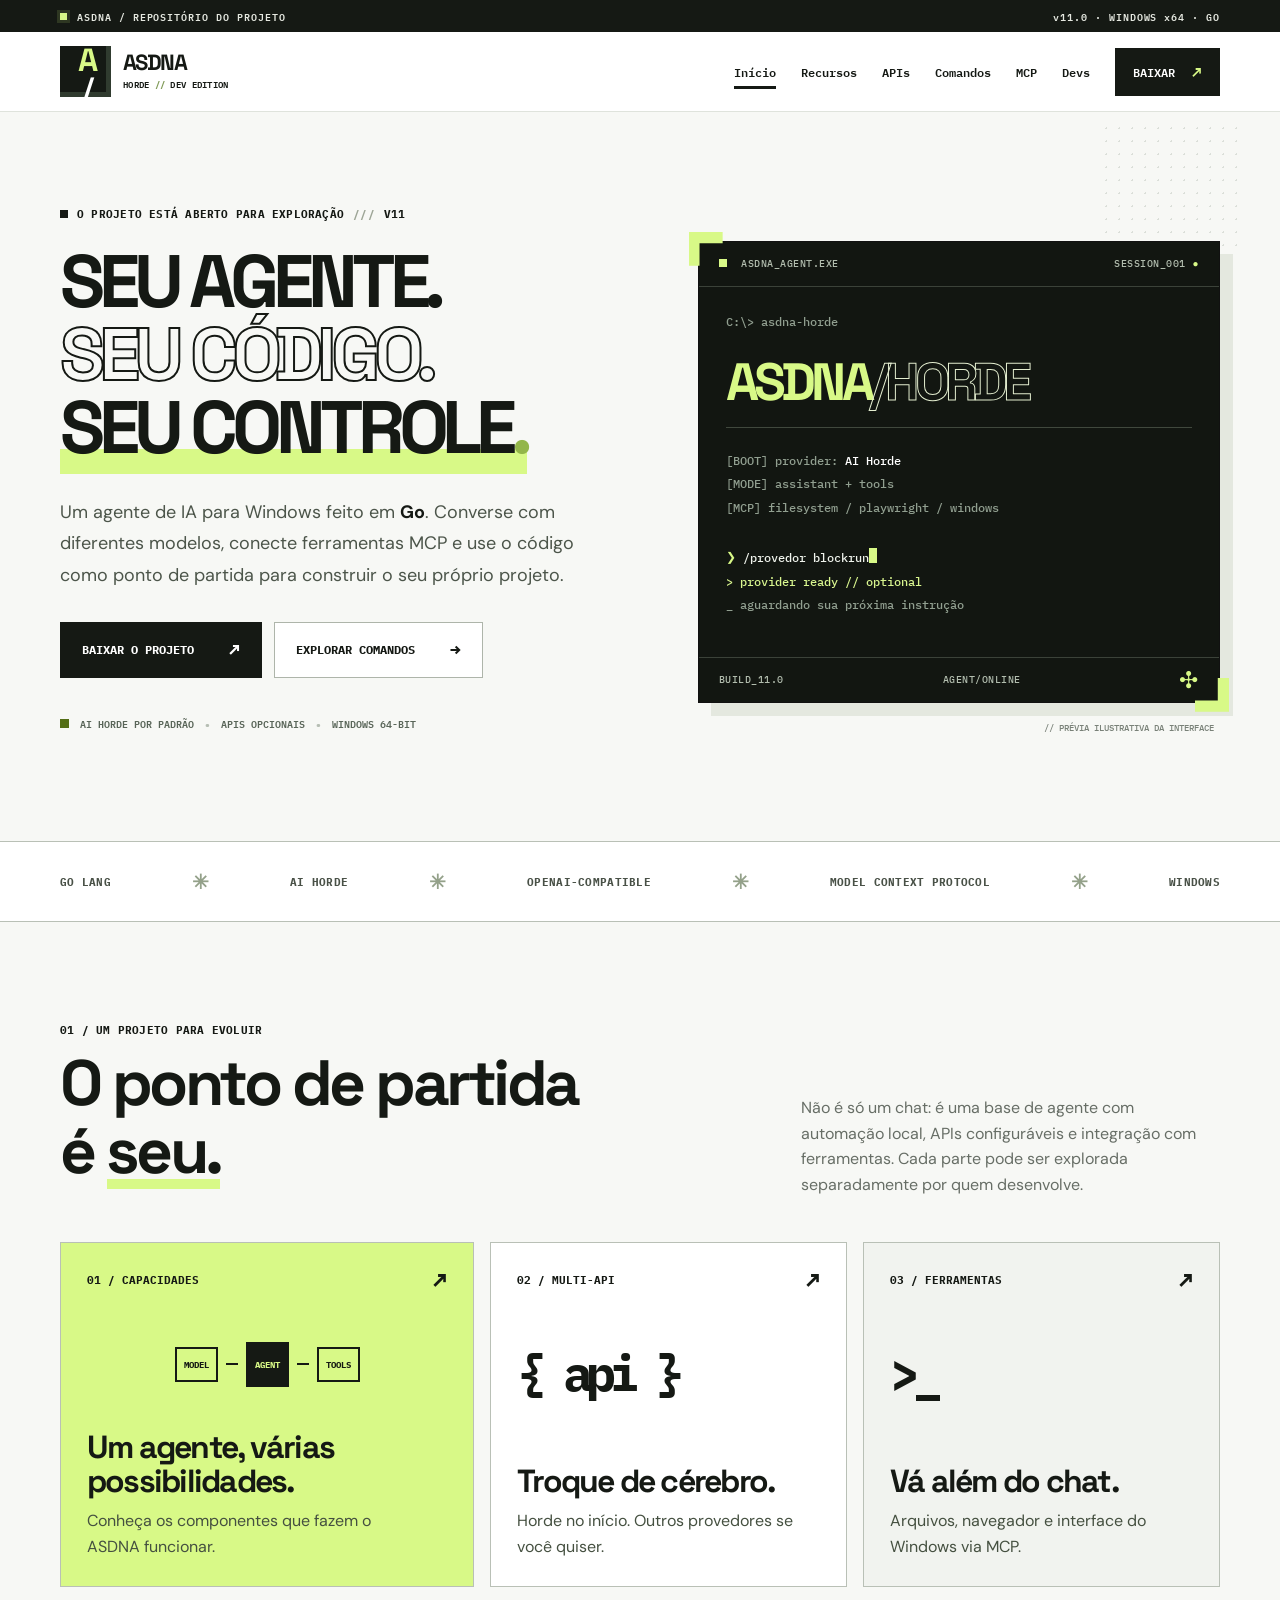
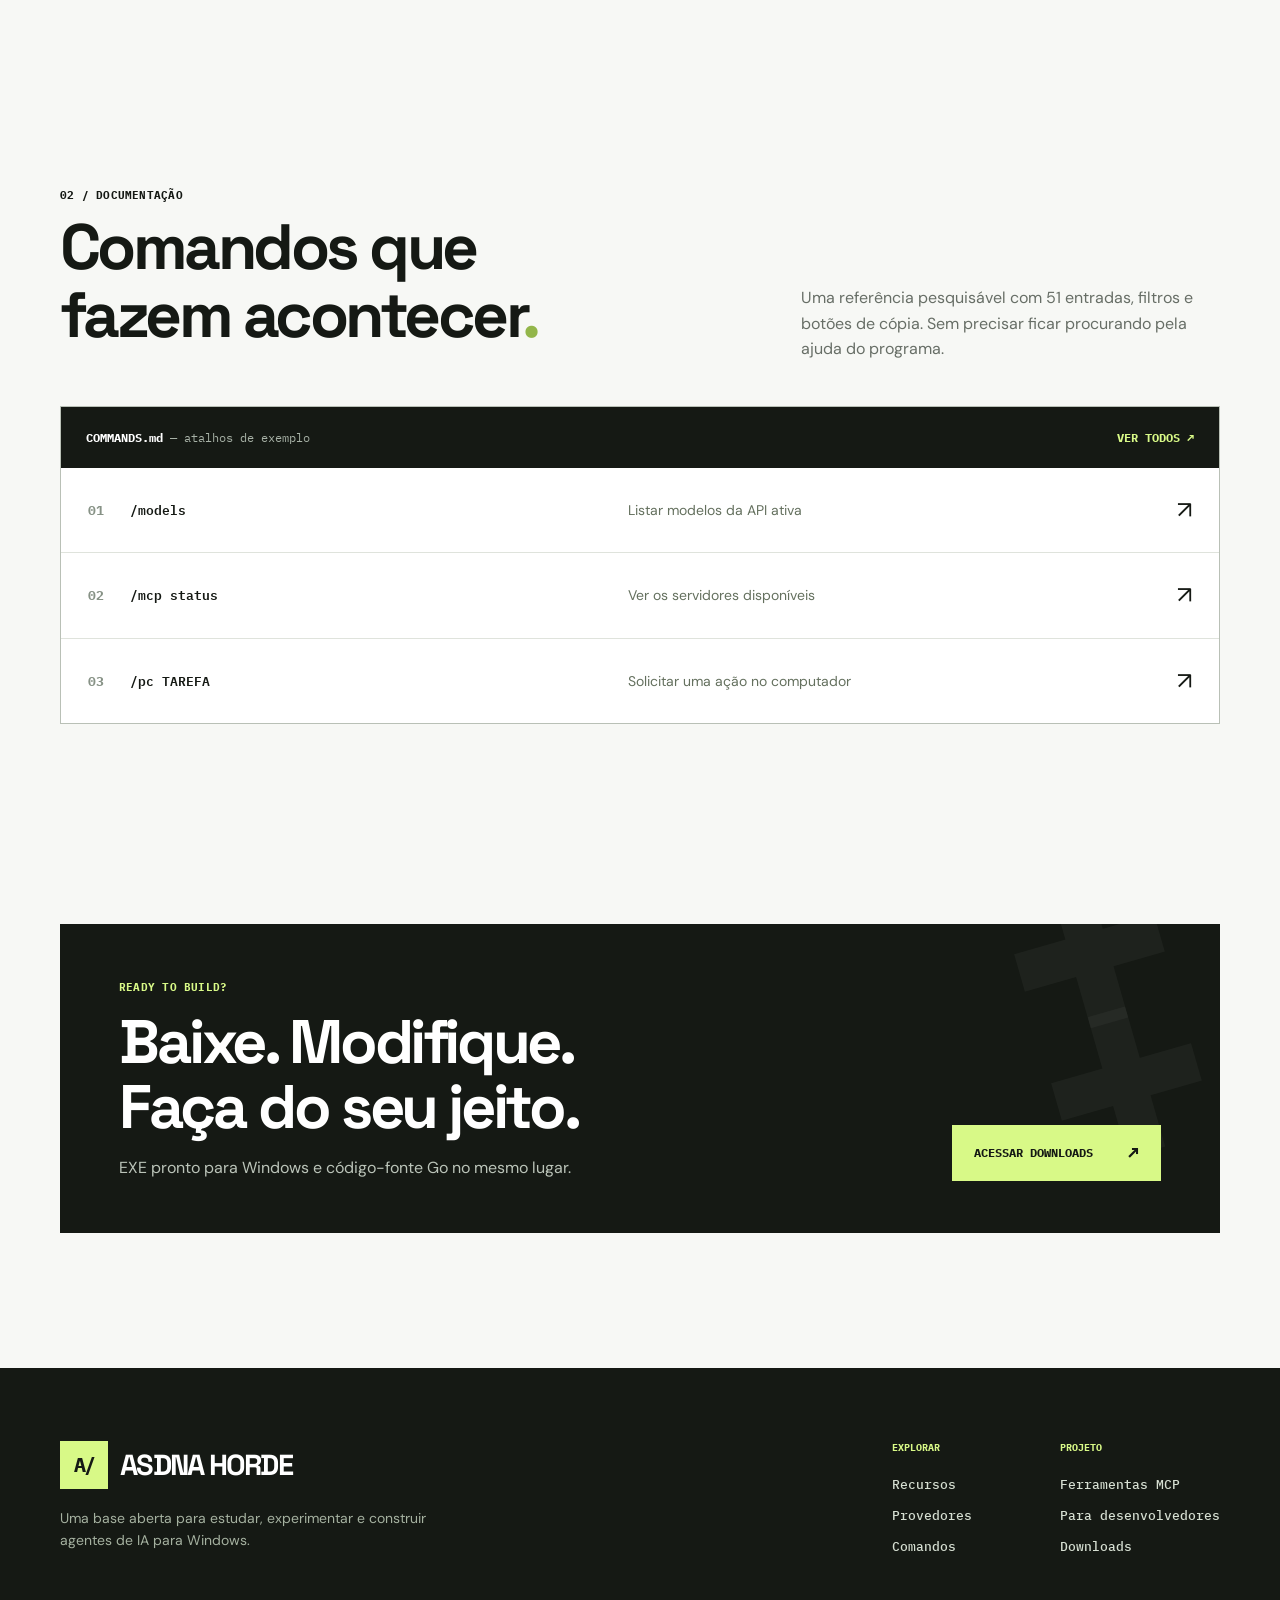
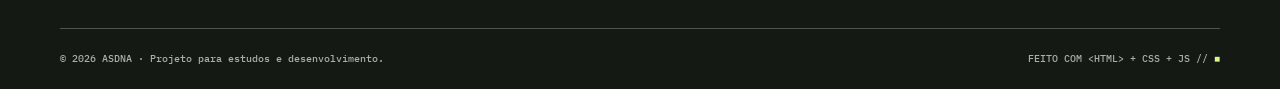
<file: index.html>
<!doctype html><html lang="pt-BR"><head><meta charset="utf-8"><meta name="viewport" content="width=device-width, initial-scale=1"><meta name="theme-color" content="#f7f8f5"><meta name="description" content="Agente de IA ASDNA Horde v11 para Windows: ferramentas MCP, APIs opcionais, comandos e código-fonte Go."><meta property="og:title" content="Início — ASDNA Horde"><meta property="og:description" content="Agente de IA ASDNA Horde v11 para Windows: ferramentas MCP, APIs opcionais, comandos e código-fonte Go."><title>Início · ASDNA Horde</title>
      <link rel="icon" type="image/svg+xml" href="favicon.svg"><link rel="preconnect" href="https://fonts.googleapis.com"><link rel="preconnect" href="https://fonts.gstatic.com" crossorigin><link href="https://fonts.googleapis.com/css2?family=DM+Sans:wght@400;500;600;700&family=IBM+Plex+Mono:wght@400;500;600;700&family=Space+Grotesk:wght@400;500;600;700&display=swap" rel="stylesheet"><link rel="stylesheet" href="style.css"><script defer src="script.js"></script></head><body data-page="index.html"><a class="skip-link" href="#conteudo">Pular para conteúdo</a>
  <div class="top-signal"><div class="shell top-signal-inner"><span><span class="signal-light"></span> ASDNA / REPOSITÓRIO DO PROJETO</span><span>v11.0 · WINDOWS x64 · GO</span></div></div>
  <header class="site-header"><div class="shell nav-shell">
    <a class="brand" href="index.html" aria-label="ASDNA Horde, voltar ao início"><span class="brand-pixel" aria-hidden="true">A<span>/</span></span><span class="brand-words">ASDNA<span class="brand-sub">HORDE <b>//</b> DEV EDITION</span></span></a>
    <button id="mobile-toggle" class="mobile-toggle" type="button" aria-controls="nav-links" aria-expanded="false" aria-label="Abrir menu">☰</button>
    <nav class="nav-links" id="nav-links" aria-label="Navegação principal"><a href="index.html" aria-current="page">Início</a><a href="recursos.html" >Recursos</a><a href="provedores.html" >APIs</a><a href="comandos.html" >Comandos</a><a href="mcp.html" >MCP</a><a href="desenvolvedores.html" >Devs</a><a class="nav-download" href="downloads.html">BAIXAR <span aria-hidden="true">↗</span></a></nav>
  </div></header><main id="conteudo">
<section class="home-hero shell">
 <div class="hero-copy"><p class="eyebrow"><span class="eyebrow-square"></span> O PROJETO ESTÁ ABERTO PARA EXPLORAÇÃO <span class="sep">///</span> v11</p>
 <h1>SEU AGENTE.<br><span class="outline-title">SEU CÓDIGO.</span><br><span class="highlight-title">SEU CONTROLE<span class="pixel-period">.</span></span></h1>
 <p class="hero-summary">Um agente de IA para Windows feito em <strong>Go</strong>. Converse com diferentes modelos, conecte ferramentas MCP e use o código como ponto de partida para construir o seu próprio projeto.</p>
 <div class="hero-buttons"><a class="button button-dark" href="downloads.html">BAIXAR O PROJETO <span>↗</span></a><a class="button button-line" href="comandos.html">EXPLORAR COMANDOS <span>→</span></a></div>
 <div class="hero-footnote"><span class="little-square"></span> AI HORDE POR PADRÃO <span class="separator-dot">·</span> APIS OPCIONAIS <span class="separator-dot">·</span> WINDOWS 64-BIT</div>
 </div>
 <div class="hero-visual"><div class="pixel-corner corner-tl"></div><div class="pixel-corner corner-br"></div>
  <div class="visual-top"><span><span class="terminal-indicator"></span> ASDNA_AGENT.EXE</span><span>SESSION_001 <span class="mono-green">●</span></span></div>
  <div class="terminal-screen"><div class="t-muted">C:\&gt; asdna-horde</div><div class="t-head">ASDNA<span class="t-outline">/HORDE</span></div>
    <div class="terminal-rule"></div><div class="t-muted">[BOOT] provider: <span class="t-white">AI Horde</span></div><div class="t-muted">[MODE] assistant + tools</div><div class="t-muted">[MCP] filesystem / playwright / windows</div>
    <div class="terminal-gap"></div><div><span class="prompt-symbol">❯</span> <span class="typing-text">/provedor blockrun</span><span class="terminal-caret" aria-hidden="true"></span></div>
    <div class="t-success">&gt; provider ready // optional</div><div class="t-muted">_ aguardando sua próxima instrução</div></div>
  <div class="visual-bottom"><span>BUILD_11.0</span><span>AGENT/ONLINE</span><span class="pixel-spark" aria-hidden="true">✣</span></div>
  <span class="visual-note">// PRÉVIA ILUSTRATIVA DA INTERFACE</span>
 </div>
</section>
<div class="marquee-line" aria-label="Tecnologias utilizadas"><div class="shell marquee-items"><span>GO LANG</span><span>✳</span><span>AI HORDE</span><span>✳</span><span>OPENAI-COMPATIBLE</span><span>✳</span><span>MODEL CONTEXT PROTOCOL</span><span>✳</span><span>WINDOWS</span></div></div>
<section class="section shell" id="apresentacao"><div class="section-heading split-heading"><div><p class="eyebrow">01 / UM PROJETO PARA EVOLUIR</p><h2>O ponto de partida<br>é <em>seu.</em></h2></div><p>Não é só um chat: é uma base de agente com automação local, APIs configuráveis e integração com ferramentas. Cada parte pode ser explorada separadamente por quem desenvolve.</p></div>
 <div class="home-feature-grid">
   <a href="recursos.html" class="big-feature"><div class="feature-top"><span>01 / CAPACIDADES</span><span class="feature-arrow">↗</span></div><div class="feature-graphic" aria-hidden="true"><span class="node node-a">MODEL</span><i></i><span class="node node-b">AGENT</span><i></i><span class="node node-c">TOOLS</span></div><h3>Um agente, várias possibilidades.</h3><p>Conheça os componentes que fazem o ASDNA funcionar.</p></a>
   <a href="provedores.html" class="small-feature"><div class="feature-top"><span>02 / MULTI-API</span><span class="feature-arrow">↗</span></div><div class="feature-symbol">{ api }</div><h3>Troque de cérebro.</h3><p>Horde no início. Outros provedores se você quiser.</p></a>
   <a href="mcp.html" class="small-feature"><div class="feature-top"><span>03 / FERRAMENTAS</span><span class="feature-arrow">↗</span></div><div class="feature-symbol">&gt;_</div><h3>Vá além do chat.</h3><p>Arquivos, navegador e interface do Windows via MCP.</p></a>
 </div>
</section>
<section class="section shell home-command-teaser"><div class="section-heading split-heading"><div><p class="eyebrow">02 / DOCUMENTAÇÃO</p><h2>Comandos que<br>fazem acontecer<span class="pixel-period">.</span></h2></div><p>Uma referência pesquisável com 51 entradas, filtros e botões de cópia. Sem precisar ficar procurando pela ajuda do programa.</p></div>
  <div class="teaser-console"><div class="teaser-console-head"><span>COMMANDS.md <span class="small-muted">— atalhos de exemplo</span></span><a href="comandos.html">VER TODOS ↗</a></div><div class="teaser-rows"><a href="comandos.html?q=%2Fmodels"><code><b>01</b> /models</code><span>Listar modelos da API ativa</span><span>↗</span></a><a href="comandos.html?q=%2Fmcp"><code><b>02</b> /mcp status</code><span>Ver os servidores disponíveis</span><span>↗</span></a><a href="comandos.html?q=%2Fpc"><code><b>03</b> /pc TAREFA</code><span>Solicitar uma ação no computador</span><span>↗</span></a></div></div>
</section>
<section class="section shell"><div class="cta-banner"><span class="cta-decoration" aria-hidden="true">✚<br>✚</span><div><p class="eyebrow">READY TO BUILD?</p><h2>Baixe. Modifique.<br>Faça do seu jeito.</h2><p>EXE pronto para Windows e código-fonte Go no mesmo lugar.</p></div><a class="button button-white" href="downloads.html">ACESSAR DOWNLOADS <span>↗</span></a></div></section>
</main><footer class="site-footer"><div class="shell footer-main"><div><a class="footer-logo" href="index.html"><span class="footer-emblem">A/</span> ASDNA HORDE</a><p>Uma base aberta para estudar, experimentar e construir agentes de IA para Windows.</p></div>
    <div class="footer-link-groups"><div><b>EXPLORAR</b><a href="recursos.html">Recursos</a><a href="provedores.html">Provedores</a><a href="comandos.html">Comandos</a></div><div><b>PROJETO</b><a href="mcp.html">Ferramentas MCP</a><a href="desenvolvedores.html">Para desenvolvedores</a><a href="downloads.html">Downloads</a></div></div></div>
    <div class="shell footer-bottom"><span>© <span id="year">2026</span> ASDNA · Projeto para estudos e desenvolvimento.</span><span>FEITO COM &lt;HTML&gt; + CSS + JS // <span class="footer-dot">■</span></span></div></footer><div class="toast" id="toast" role="status" aria-live="polite"></div></body></html>
</file>
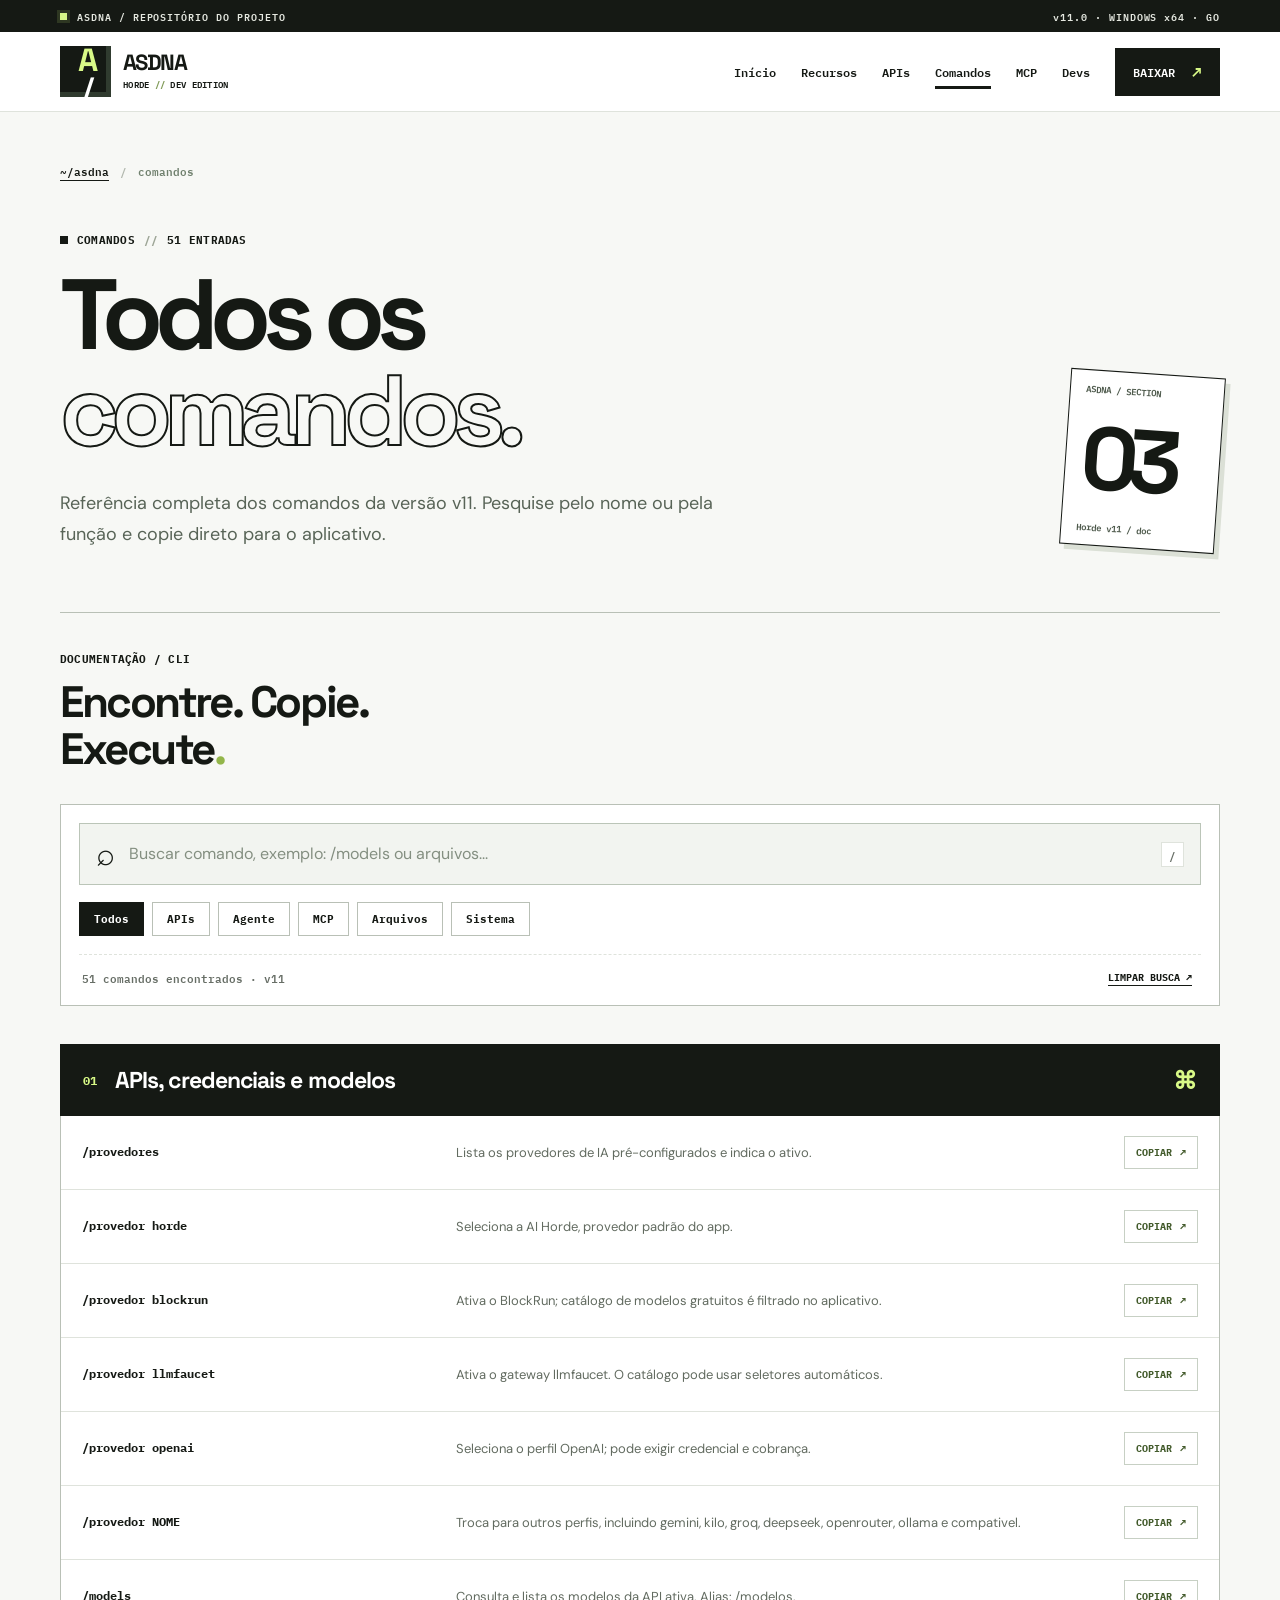
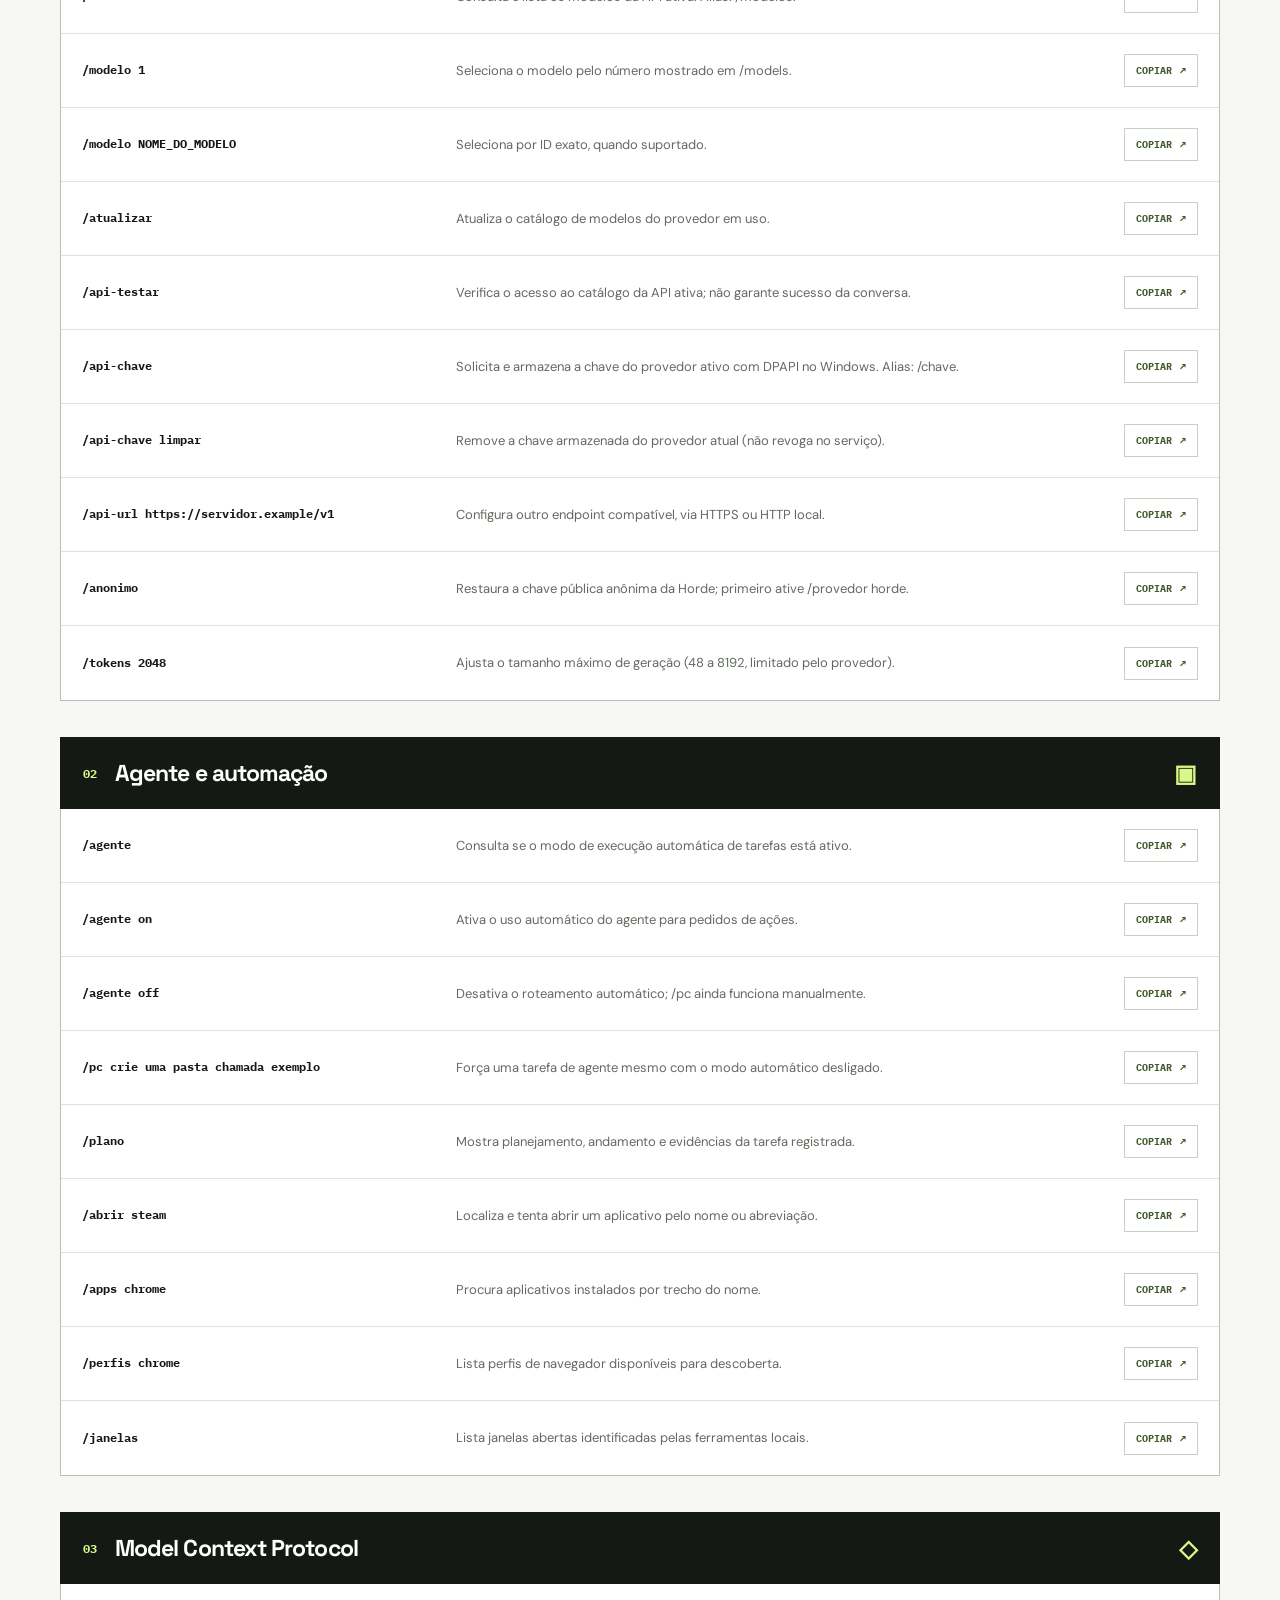
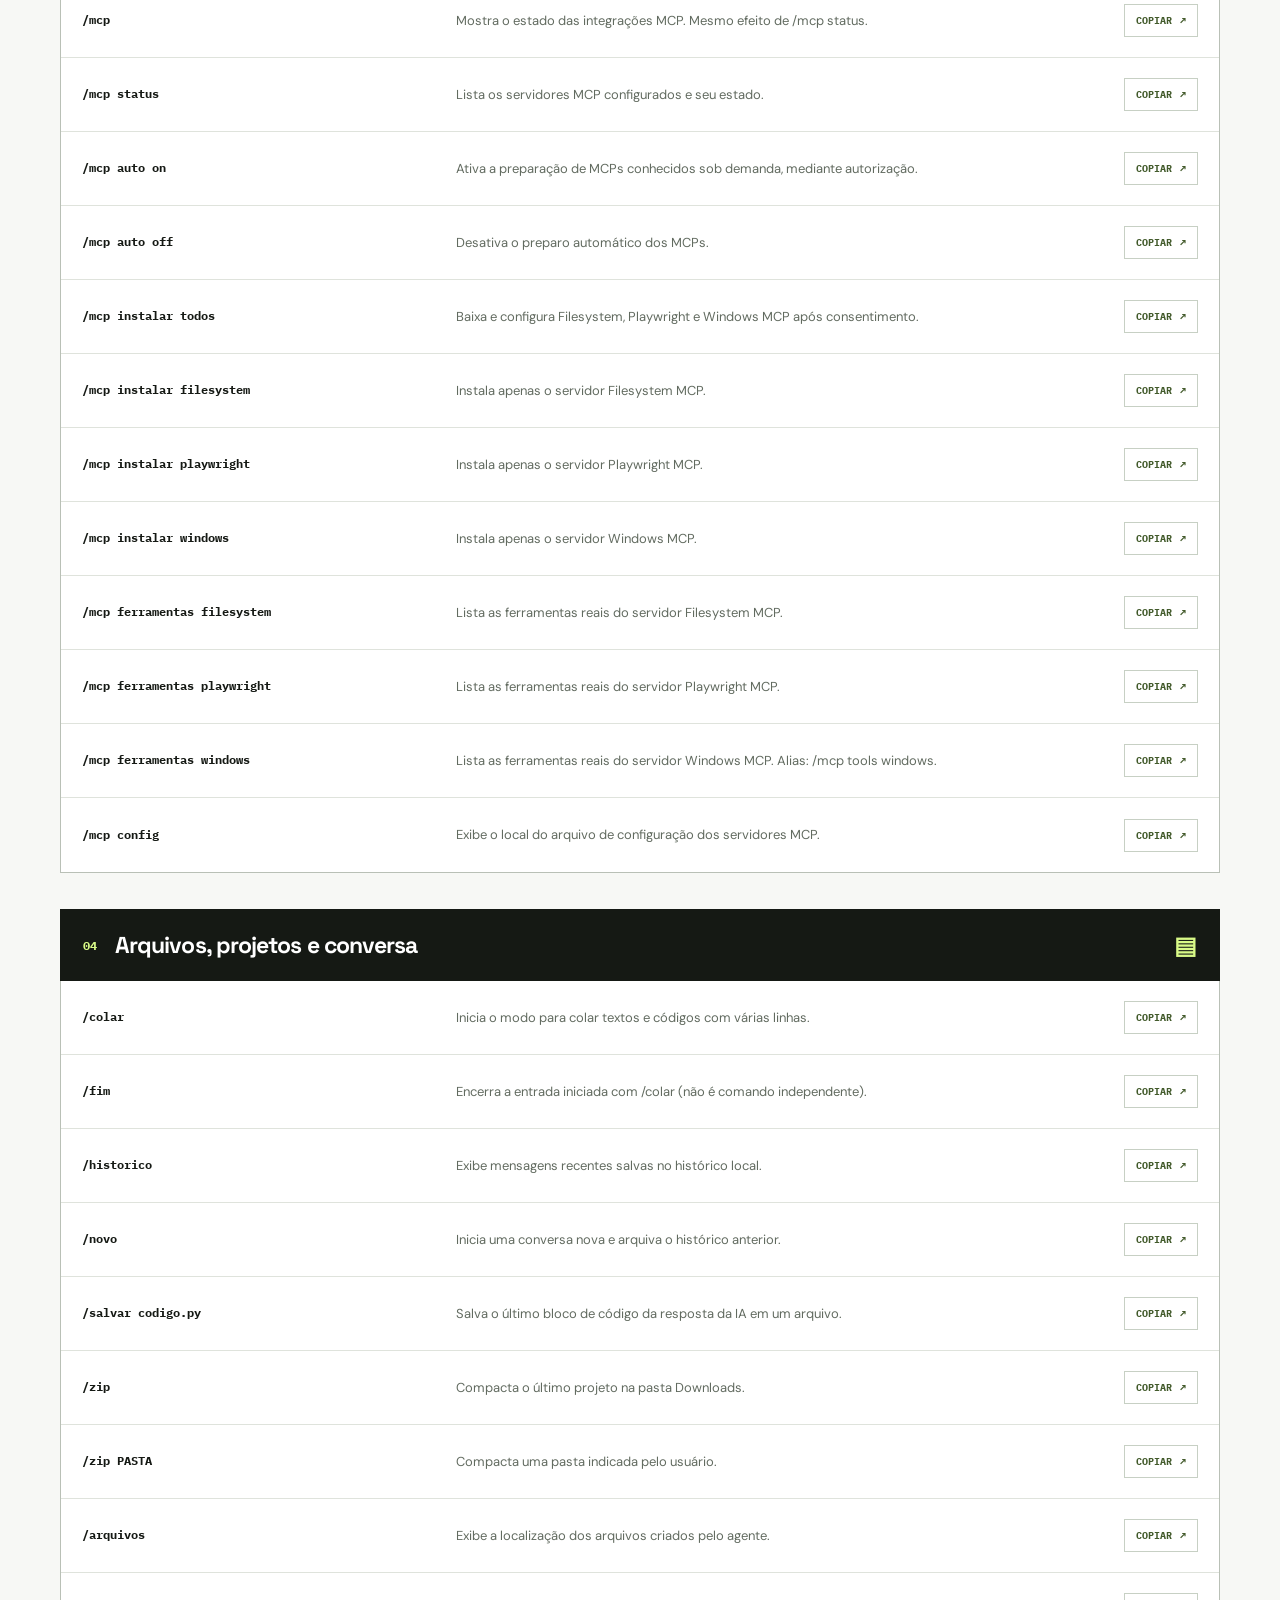
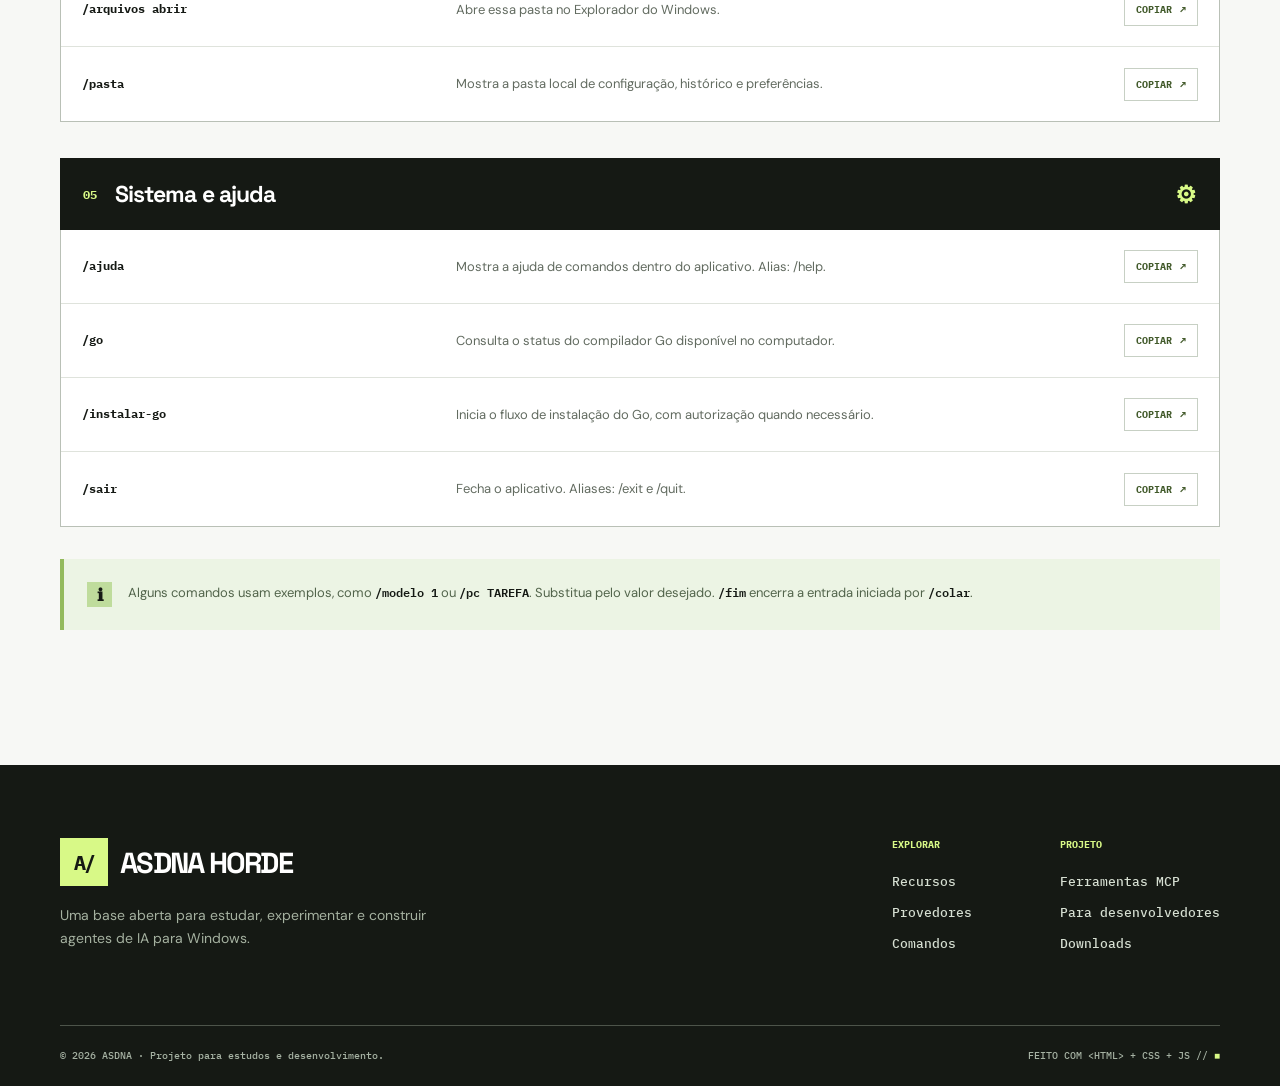
<file: comandos.html>
<!doctype html><html lang="pt-BR"><head><meta charset="utf-8"><meta name="viewport" content="width=device-width, initial-scale=1"><meta name="theme-color" content="#f7f8f5"><meta name="description" content="Lista dos 51 comandos do ASDNA Horde v11, com pesquisa, filtros por categoria e cópia rápida."><meta property="og:title" content="Comandos — ASDNA Horde"><meta property="og:description" content="Lista dos 51 comandos do ASDNA Horde v11, com pesquisa, filtros por categoria e cópia rápida."><title>Comandos · ASDNA Horde</title>
      <link rel="icon" type="image/svg+xml" href="favicon.svg"><link rel="preconnect" href="https://fonts.googleapis.com"><link rel="preconnect" href="https://fonts.gstatic.com" crossorigin><link href="https://fonts.googleapis.com/css2?family=DM+Sans:wght@400;500;600;700&family=IBM+Plex+Mono:wght@400;500;600;700&family=Space+Grotesk:wght@400;500;600;700&display=swap" rel="stylesheet"><link rel="stylesheet" href="style.css"><script defer src="script.js"></script></head><body data-page="comandos.html"><a class="skip-link" href="#conteudo">Pular para conteúdo</a>
  <div class="top-signal"><div class="shell top-signal-inner"><span><span class="signal-light"></span> ASDNA / REPOSITÓRIO DO PROJETO</span><span>v11.0 · WINDOWS x64 · GO</span></div></div>
  <header class="site-header"><div class="shell nav-shell">
    <a class="brand" href="index.html" aria-label="ASDNA Horde, voltar ao início"><span class="brand-pixel" aria-hidden="true">A<span>/</span></span><span class="brand-words">ASDNA<span class="brand-sub">HORDE <b>//</b> DEV EDITION</span></span></a>
    <button id="mobile-toggle" class="mobile-toggle" type="button" aria-controls="nav-links" aria-expanded="false" aria-label="Abrir menu">☰</button>
    <nav class="nav-links" id="nav-links" aria-label="Navegação principal"><a href="index.html" >Início</a><a href="recursos.html" >Recursos</a><a href="provedores.html" >APIs</a><a href="comandos.html" aria-current="page">Comandos</a><a href="mcp.html" >MCP</a><a href="desenvolvedores.html" >Devs</a><a class="nav-download" href="downloads.html">BAIXAR <span aria-hidden="true">↗</span></a></nav>
  </div></header><main id="conteudo"><section class="page-hero shell"><div class="breadcrumb"><a href="index.html">~/asdna</a><span>/</span><span>comandos</span></div><div class="page-hero-row"><div><p class="eyebrow"><span class="eyebrow-square"></span> COMANDOS <span class="sep">//</span> 51 ENTRADAS</p><h1>Todos os<br><span class="outline-title">comandos.</span></h1><p class="page-lede">Referência completa dos comandos da versão v11. Pesquise pelo nome ou pela função e copie direto para o aplicativo.</p></div><div class="issue-stamp"><span>ASDNA / SECTION</span><strong>03</strong><small>Horde v11 / doc</small></div></div></section>
<section class="section shell compact-section command-section"><div class="command-intro"><p class="eyebrow">DOCUMENTAÇÃO / CLI</p><h2>Encontre. Copie.<br>Execute<span class="pixel-period">.</span></h2></div>
<div class="command-toolbar"><label class="command-search"><span aria-hidden="true">⌕</span><span class="sr-only">Pesquisar comandos</span><input id="command-search" type="search" autocomplete="off" placeholder="Buscar comando, exemplo: /models ou arquivos..."><kbd>/</kbd></label>
 <div class="command-filters" role="group" aria-label="Filtrar categorias"><button type="button" class="filter-chip active" data-filter="all" aria-pressed="true">Todos</button><button type="button" class="filter-chip" data-filter="api" aria-pressed="false">APIs</button><button type="button" class="filter-chip" data-filter="agent" aria-pressed="false">Agente</button><button type="button" class="filter-chip" data-filter="mcp" aria-pressed="false">MCP</button><button type="button" class="filter-chip" data-filter="files" aria-pressed="false">Arquivos</button><button type="button" class="filter-chip" data-filter="system" aria-pressed="false">Sistema</button></div>
 <div class="command-results"><span class="command-count" id="command-count">51 comandos documentados</span><button class="clear-filter" type="button" id="clear-filter">LIMPAR BUSCA ↗</button></div></div>
 <div class="command-groups"><section class="command-group" data-category="api"><div class="group-heading"><div><span class="group-n">01</span><h2>APIs, credenciais e modelos</h2></div><span class="group-symbol" aria-hidden="true">⌘</span></div><div class="command-table"><div class="command-row" data-category="api"><code>/provedores</code><p>Lista os provedores de IA pré-configurados e indica o ativo.</p><button type="button" class="cmd-copy" data-copy="/provedores" aria-label="Copiar /provedores">COPIAR <span aria-hidden="true">↗</span></button></div><div class="command-row" data-category="api"><code>/provedor horde</code><p>Seleciona a AI Horde, provedor padrão do app.</p><button type="button" class="cmd-copy" data-copy="/provedor horde" aria-label="Copiar /provedor horde">COPIAR <span aria-hidden="true">↗</span></button></div><div class="command-row" data-category="api"><code>/provedor blockrun</code><p>Ativa o BlockRun; catálogo de modelos gratuitos é filtrado no aplicativo.</p><button type="button" class="cmd-copy" data-copy="/provedor blockrun" aria-label="Copiar /provedor blockrun">COPIAR <span aria-hidden="true">↗</span></button></div><div class="command-row" data-category="api"><code>/provedor llmfaucet</code><p>Ativa o gateway llmfaucet. O catálogo pode usar seletores automáticos.</p><button type="button" class="cmd-copy" data-copy="/provedor llmfaucet" aria-label="Copiar /provedor llmfaucet">COPIAR <span aria-hidden="true">↗</span></button></div><div class="command-row" data-category="api"><code>/provedor openai</code><p>Seleciona o perfil OpenAI; pode exigir credencial e cobrança.</p><button type="button" class="cmd-copy" data-copy="/provedor openai" aria-label="Copiar /provedor openai">COPIAR <span aria-hidden="true">↗</span></button></div><div class="command-row" data-category="api"><code>/provedor NOME</code><p>Troca para outros perfis, incluindo gemini, kilo, groq, deepseek, openrouter, ollama e compativel.</p><button type="button" class="cmd-copy" data-copy="/provedor NOME" aria-label="Copiar /provedor NOME">COPIAR <span aria-hidden="true">↗</span></button></div><div class="command-row" data-category="api"><code>/models</code><p>Consulta e lista os modelos da API ativa. Alias: /modelos.</p><button type="button" class="cmd-copy" data-copy="/models" aria-label="Copiar /models">COPIAR <span aria-hidden="true">↗</span></button></div><div class="command-row" data-category="api"><code>/modelo 1</code><p>Seleciona o modelo pelo número mostrado em /models.</p><button type="button" class="cmd-copy" data-copy="/modelo 1" aria-label="Copiar /modelo 1">COPIAR <span aria-hidden="true">↗</span></button></div><div class="command-row" data-category="api"><code>/modelo NOME_DO_MODELO</code><p>Seleciona por ID exato, quando suportado.</p><button type="button" class="cmd-copy" data-copy="/modelo NOME_DO_MODELO" aria-label="Copiar /modelo NOME_DO_MODELO">COPIAR <span aria-hidden="true">↗</span></button></div><div class="command-row" data-category="api"><code>/atualizar</code><p>Atualiza o catálogo de modelos do provedor em uso.</p><button type="button" class="cmd-copy" data-copy="/atualizar" aria-label="Copiar /atualizar">COPIAR <span aria-hidden="true">↗</span></button></div><div class="command-row" data-category="api"><code>/api-testar</code><p>Verifica o acesso ao catálogo da API ativa; não garante sucesso da conversa.</p><button type="button" class="cmd-copy" data-copy="/api-testar" aria-label="Copiar /api-testar">COPIAR <span aria-hidden="true">↗</span></button></div><div class="command-row" data-category="api"><code>/api-chave</code><p>Solicita e armazena a chave do provedor ativo com DPAPI no Windows. Alias: /chave.</p><button type="button" class="cmd-copy" data-copy="/api-chave" aria-label="Copiar /api-chave">COPIAR <span aria-hidden="true">↗</span></button></div><div class="command-row" data-category="api"><code>/api-chave limpar</code><p>Remove a chave armazenada do provedor atual (não revoga no serviço).</p><button type="button" class="cmd-copy" data-copy="/api-chave limpar" aria-label="Copiar /api-chave limpar">COPIAR <span aria-hidden="true">↗</span></button></div><div class="command-row" data-category="api"><code>/api-url https://servidor.example/v1</code><p>Configura outro endpoint compatível, via HTTPS ou HTTP local.</p><button type="button" class="cmd-copy" data-copy="/api-url https://servidor.example/v1" aria-label="Copiar /api-url https://servidor.example/v1">COPIAR <span aria-hidden="true">↗</span></button></div><div class="command-row" data-category="api"><code>/anonimo</code><p>Restaura a chave pública anônima da Horde; primeiro ative /provedor horde.</p><button type="button" class="cmd-copy" data-copy="/anonimo" aria-label="Copiar /anonimo">COPIAR <span aria-hidden="true">↗</span></button></div><div class="command-row" data-category="api"><code>/tokens 2048</code><p>Ajusta o tamanho máximo de geração (48 a 8192, limitado pelo provedor).</p><button type="button" class="cmd-copy" data-copy="/tokens 2048" aria-label="Copiar /tokens 2048">COPIAR <span aria-hidden="true">↗</span></button></div></div></section><section class="command-group" data-category="agent"><div class="group-heading"><div><span class="group-n">02</span><h2>Agente e automação</h2></div><span class="group-symbol" aria-hidden="true">▣</span></div><div class="command-table"><div class="command-row" data-category="agent"><code>/agente</code><p>Consulta se o modo de execução automática de tarefas está ativo.</p><button type="button" class="cmd-copy" data-copy="/agente" aria-label="Copiar /agente">COPIAR <span aria-hidden="true">↗</span></button></div><div class="command-row" data-category="agent"><code>/agente on</code><p>Ativa o uso automático do agente para pedidos de ações.</p><button type="button" class="cmd-copy" data-copy="/agente on" aria-label="Copiar /agente on">COPIAR <span aria-hidden="true">↗</span></button></div><div class="command-row" data-category="agent"><code>/agente off</code><p>Desativa o roteamento automático; /pc ainda funciona manualmente.</p><button type="button" class="cmd-copy" data-copy="/agente off" aria-label="Copiar /agente off">COPIAR <span aria-hidden="true">↗</span></button></div><div class="command-row" data-category="agent"><code>/pc crie uma pasta chamada exemplo</code><p>Força uma tarefa de agente mesmo com o modo automático desligado.</p><button type="button" class="cmd-copy" data-copy="/pc crie uma pasta chamada exemplo" aria-label="Copiar /pc crie uma pasta chamada exemplo">COPIAR <span aria-hidden="true">↗</span></button></div><div class="command-row" data-category="agent"><code>/plano</code><p>Mostra planejamento, andamento e evidências da tarefa registrada.</p><button type="button" class="cmd-copy" data-copy="/plano" aria-label="Copiar /plano">COPIAR <span aria-hidden="true">↗</span></button></div><div class="command-row" data-category="agent"><code>/abrir steam</code><p>Localiza e tenta abrir um aplicativo pelo nome ou abreviação.</p><button type="button" class="cmd-copy" data-copy="/abrir steam" aria-label="Copiar /abrir steam">COPIAR <span aria-hidden="true">↗</span></button></div><div class="command-row" data-category="agent"><code>/apps chrome</code><p>Procura aplicativos instalados por trecho do nome.</p><button type="button" class="cmd-copy" data-copy="/apps chrome" aria-label="Copiar /apps chrome">COPIAR <span aria-hidden="true">↗</span></button></div><div class="command-row" data-category="agent"><code>/perfis chrome</code><p>Lista perfis de navegador disponíveis para descoberta.</p><button type="button" class="cmd-copy" data-copy="/perfis chrome" aria-label="Copiar /perfis chrome">COPIAR <span aria-hidden="true">↗</span></button></div><div class="command-row" data-category="agent"><code>/janelas</code><p>Lista janelas abertas identificadas pelas ferramentas locais.</p><button type="button" class="cmd-copy" data-copy="/janelas" aria-label="Copiar /janelas">COPIAR <span aria-hidden="true">↗</span></button></div></div></section><section class="command-group" data-category="mcp"><div class="group-heading"><div><span class="group-n">03</span><h2>Model Context Protocol</h2></div><span class="group-symbol" aria-hidden="true">◇</span></div><div class="command-table"><div class="command-row" data-category="mcp"><code>/mcp</code><p>Mostra o estado das integrações MCP. Mesmo efeito de /mcp status.</p><button type="button" class="cmd-copy" data-copy="/mcp" aria-label="Copiar /mcp">COPIAR <span aria-hidden="true">↗</span></button></div><div class="command-row" data-category="mcp"><code>/mcp status</code><p>Lista os servidores MCP configurados e seu estado.</p><button type="button" class="cmd-copy" data-copy="/mcp status" aria-label="Copiar /mcp status">COPIAR <span aria-hidden="true">↗</span></button></div><div class="command-row" data-category="mcp"><code>/mcp auto on</code><p>Ativa a preparação de MCPs conhecidos sob demanda, mediante autorização.</p><button type="button" class="cmd-copy" data-copy="/mcp auto on" aria-label="Copiar /mcp auto on">COPIAR <span aria-hidden="true">↗</span></button></div><div class="command-row" data-category="mcp"><code>/mcp auto off</code><p>Desativa o preparo automático dos MCPs.</p><button type="button" class="cmd-copy" data-copy="/mcp auto off" aria-label="Copiar /mcp auto off">COPIAR <span aria-hidden="true">↗</span></button></div><div class="command-row" data-category="mcp"><code>/mcp instalar todos</code><p>Baixa e configura Filesystem, Playwright e Windows MCP após consentimento.</p><button type="button" class="cmd-copy" data-copy="/mcp instalar todos" aria-label="Copiar /mcp instalar todos">COPIAR <span aria-hidden="true">↗</span></button></div><div class="command-row" data-category="mcp"><code>/mcp instalar filesystem</code><p>Instala apenas o servidor Filesystem MCP.</p><button type="button" class="cmd-copy" data-copy="/mcp instalar filesystem" aria-label="Copiar /mcp instalar filesystem">COPIAR <span aria-hidden="true">↗</span></button></div><div class="command-row" data-category="mcp"><code>/mcp instalar playwright</code><p>Instala apenas o servidor Playwright MCP.</p><button type="button" class="cmd-copy" data-copy="/mcp instalar playwright" aria-label="Copiar /mcp instalar playwright">COPIAR <span aria-hidden="true">↗</span></button></div><div class="command-row" data-category="mcp"><code>/mcp instalar windows</code><p>Instala apenas o servidor Windows MCP.</p><button type="button" class="cmd-copy" data-copy="/mcp instalar windows" aria-label="Copiar /mcp instalar windows">COPIAR <span aria-hidden="true">↗</span></button></div><div class="command-row" data-category="mcp"><code>/mcp ferramentas filesystem</code><p>Lista as ferramentas reais do servidor Filesystem MCP.</p><button type="button" class="cmd-copy" data-copy="/mcp ferramentas filesystem" aria-label="Copiar /mcp ferramentas filesystem">COPIAR <span aria-hidden="true">↗</span></button></div><div class="command-row" data-category="mcp"><code>/mcp ferramentas playwright</code><p>Lista as ferramentas reais do servidor Playwright MCP.</p><button type="button" class="cmd-copy" data-copy="/mcp ferramentas playwright" aria-label="Copiar /mcp ferramentas playwright">COPIAR <span aria-hidden="true">↗</span></button></div><div class="command-row" data-category="mcp"><code>/mcp ferramentas windows</code><p>Lista as ferramentas reais do servidor Windows MCP. Alias: /mcp tools windows.</p><button type="button" class="cmd-copy" data-copy="/mcp ferramentas windows" aria-label="Copiar /mcp ferramentas windows">COPIAR <span aria-hidden="true">↗</span></button></div><div class="command-row" data-category="mcp"><code>/mcp config</code><p>Exibe o local do arquivo de configuração dos servidores MCP.</p><button type="button" class="cmd-copy" data-copy="/mcp config" aria-label="Copiar /mcp config">COPIAR <span aria-hidden="true">↗</span></button></div></div></section><section class="command-group" data-category="files"><div class="group-heading"><div><span class="group-n">04</span><h2>Arquivos, projetos e conversa</h2></div><span class="group-symbol" aria-hidden="true">▤</span></div><div class="command-table"><div class="command-row" data-category="files"><code>/colar</code><p>Inicia o modo para colar textos e códigos com várias linhas.</p><button type="button" class="cmd-copy" data-copy="/colar" aria-label="Copiar /colar">COPIAR <span aria-hidden="true">↗</span></button></div><div class="command-row" data-category="files"><code>/fim</code><p>Encerra a entrada iniciada com /colar (não é comando independente).</p><button type="button" class="cmd-copy" data-copy="/fim" aria-label="Copiar /fim">COPIAR <span aria-hidden="true">↗</span></button></div><div class="command-row" data-category="files"><code>/historico</code><p>Exibe mensagens recentes salvas no histórico local.</p><button type="button" class="cmd-copy" data-copy="/historico" aria-label="Copiar /historico">COPIAR <span aria-hidden="true">↗</span></button></div><div class="command-row" data-category="files"><code>/novo</code><p>Inicia uma conversa nova e arquiva o histórico anterior.</p><button type="button" class="cmd-copy" data-copy="/novo" aria-label="Copiar /novo">COPIAR <span aria-hidden="true">↗</span></button></div><div class="command-row" data-category="files"><code>/salvar codigo.py</code><p>Salva o último bloco de código da resposta da IA em um arquivo.</p><button type="button" class="cmd-copy" data-copy="/salvar codigo.py" aria-label="Copiar /salvar codigo.py">COPIAR <span aria-hidden="true">↗</span></button></div><div class="command-row" data-category="files"><code>/zip</code><p>Compacta o último projeto na pasta Downloads.</p><button type="button" class="cmd-copy" data-copy="/zip" aria-label="Copiar /zip">COPIAR <span aria-hidden="true">↗</span></button></div><div class="command-row" data-category="files"><code>/zip PASTA</code><p>Compacta uma pasta indicada pelo usuário.</p><button type="button" class="cmd-copy" data-copy="/zip PASTA" aria-label="Copiar /zip PASTA">COPIAR <span aria-hidden="true">↗</span></button></div><div class="command-row" data-category="files"><code>/arquivos</code><p>Exibe a localização dos arquivos criados pelo agente.</p><button type="button" class="cmd-copy" data-copy="/arquivos" aria-label="Copiar /arquivos">COPIAR <span aria-hidden="true">↗</span></button></div><div class="command-row" data-category="files"><code>/arquivos abrir</code><p>Abre essa pasta no Explorador do Windows.</p><button type="button" class="cmd-copy" data-copy="/arquivos abrir" aria-label="Copiar /arquivos abrir">COPIAR <span aria-hidden="true">↗</span></button></div><div class="command-row" data-category="files"><code>/pasta</code><p>Mostra a pasta local de configuração, histórico e preferências.</p><button type="button" class="cmd-copy" data-copy="/pasta" aria-label="Copiar /pasta">COPIAR <span aria-hidden="true">↗</span></button></div></div></section><section class="command-group" data-category="system"><div class="group-heading"><div><span class="group-n">05</span><h2>Sistema e ajuda</h2></div><span class="group-symbol" aria-hidden="true">⚙</span></div><div class="command-table"><div class="command-row" data-category="system"><code>/ajuda</code><p>Mostra a ajuda de comandos dentro do aplicativo. Alias: /help.</p><button type="button" class="cmd-copy" data-copy="/ajuda" aria-label="Copiar /ajuda">COPIAR <span aria-hidden="true">↗</span></button></div><div class="command-row" data-category="system"><code>/go</code><p>Consulta o status do compilador Go disponível no computador.</p><button type="button" class="cmd-copy" data-copy="/go" aria-label="Copiar /go">COPIAR <span aria-hidden="true">↗</span></button></div><div class="command-row" data-category="system"><code>/instalar-go</code><p>Inicia o fluxo de instalação do Go, com autorização quando necessário.</p><button type="button" class="cmd-copy" data-copy="/instalar-go" aria-label="Copiar /instalar-go">COPIAR <span aria-hidden="true">↗</span></button></div><div class="command-row" data-category="system"><code>/sair</code><p>Fecha o aplicativo. Aliases: /exit e /quit.</p><button type="button" class="cmd-copy" data-copy="/sair" aria-label="Copiar /sair">COPIAR <span aria-hidden="true">↗</span></button></div></div></section></div><div class="no-results" id="no-results" hidden>Não encontramos esse comando. Tente outro termo ou remova os filtros.</div>
 <div class="notice"><span>ℹ</span><p>Alguns comandos usam exemplos, como <code>/modelo 1</code> ou <code>/pc TAREFA</code>. Substitua pelo valor desejado. <code>/fim</code> encerra a entrada iniciada por <code>/colar</code>.</p></div>
</section></main><footer class="site-footer"><div class="shell footer-main"><div><a class="footer-logo" href="index.html"><span class="footer-emblem">A/</span> ASDNA HORDE</a><p>Uma base aberta para estudar, experimentar e construir agentes de IA para Windows.</p></div>
    <div class="footer-link-groups"><div><b>EXPLORAR</b><a href="recursos.html">Recursos</a><a href="provedores.html">Provedores</a><a href="comandos.html">Comandos</a></div><div><b>PROJETO</b><a href="mcp.html">Ferramentas MCP</a><a href="desenvolvedores.html">Para desenvolvedores</a><a href="downloads.html">Downloads</a></div></div></div>
    <div class="shell footer-bottom"><span>© <span id="year">2026</span> ASDNA · Projeto para estudos e desenvolvimento.</span><span>FEITO COM &lt;HTML&gt; + CSS + JS // <span class="footer-dot">■</span></span></div></footer><div class="toast" id="toast" role="status" aria-live="polite"></div></body></html>
</file>
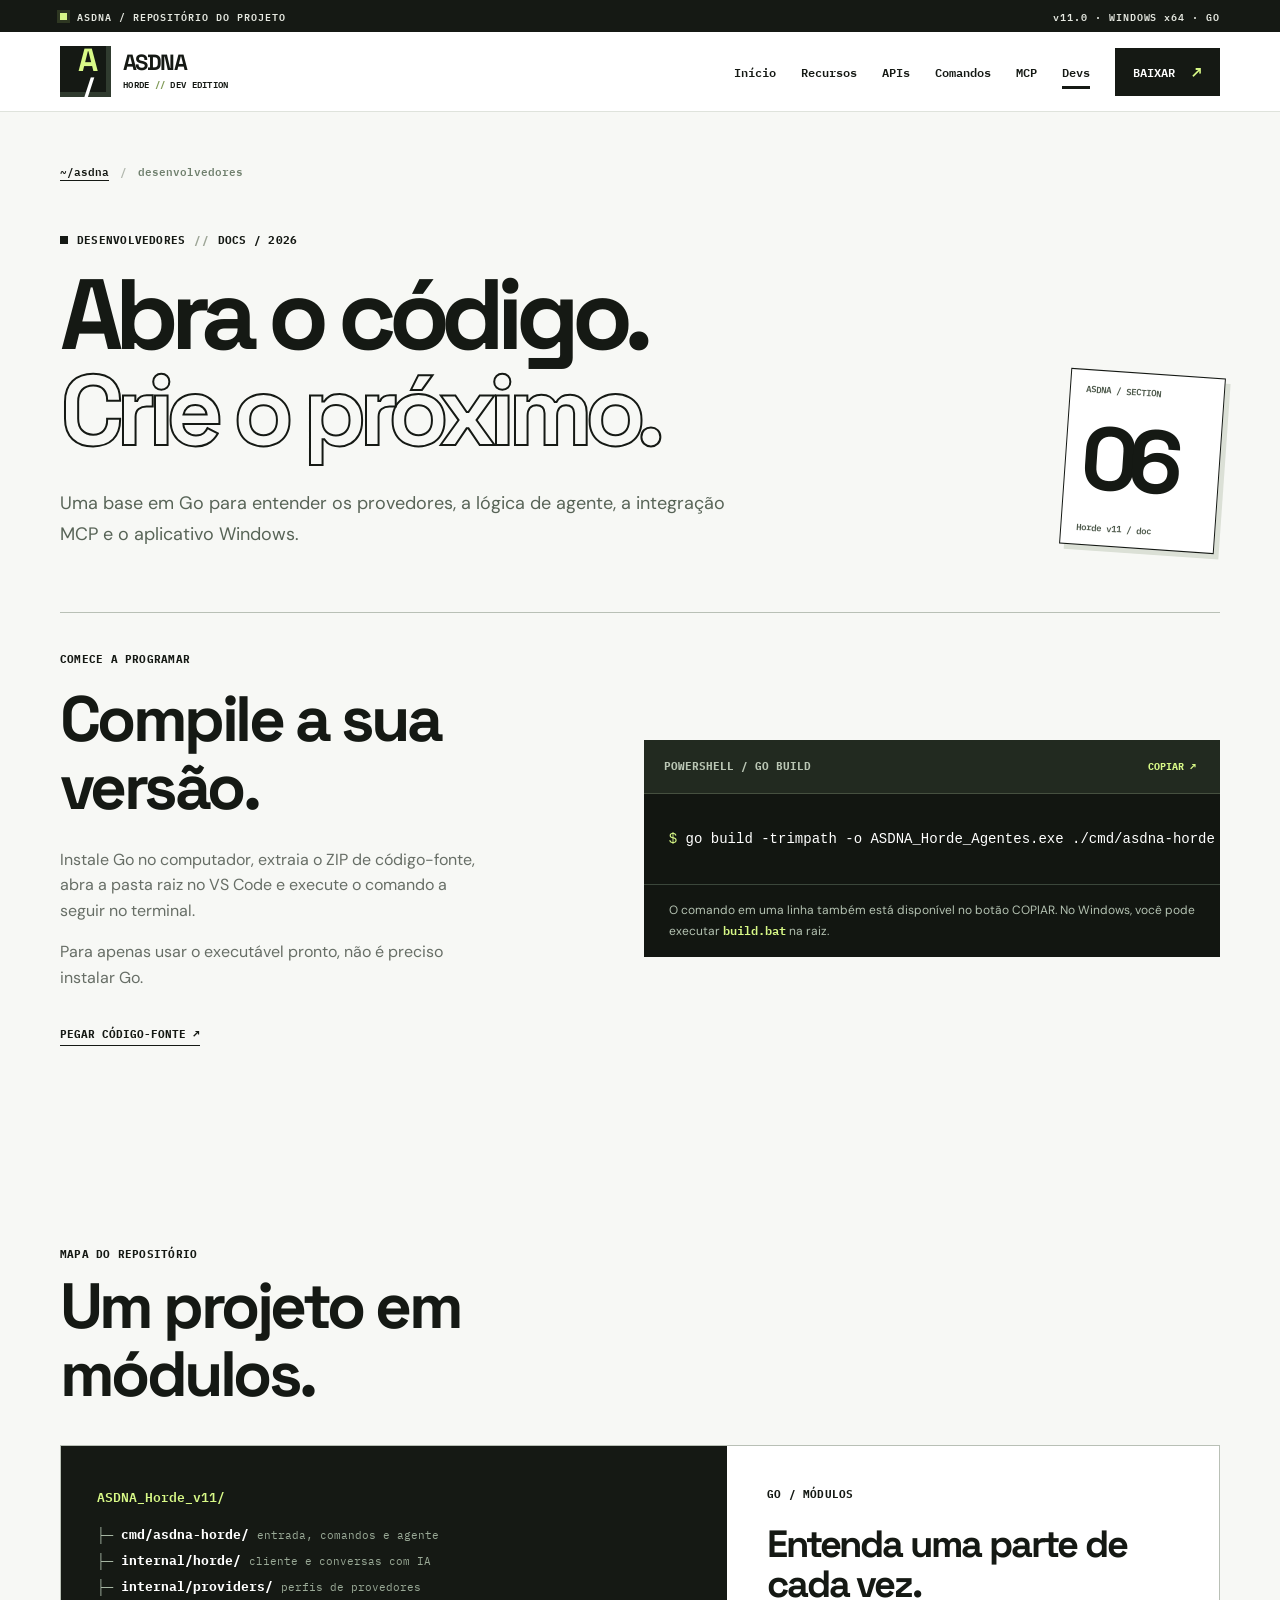
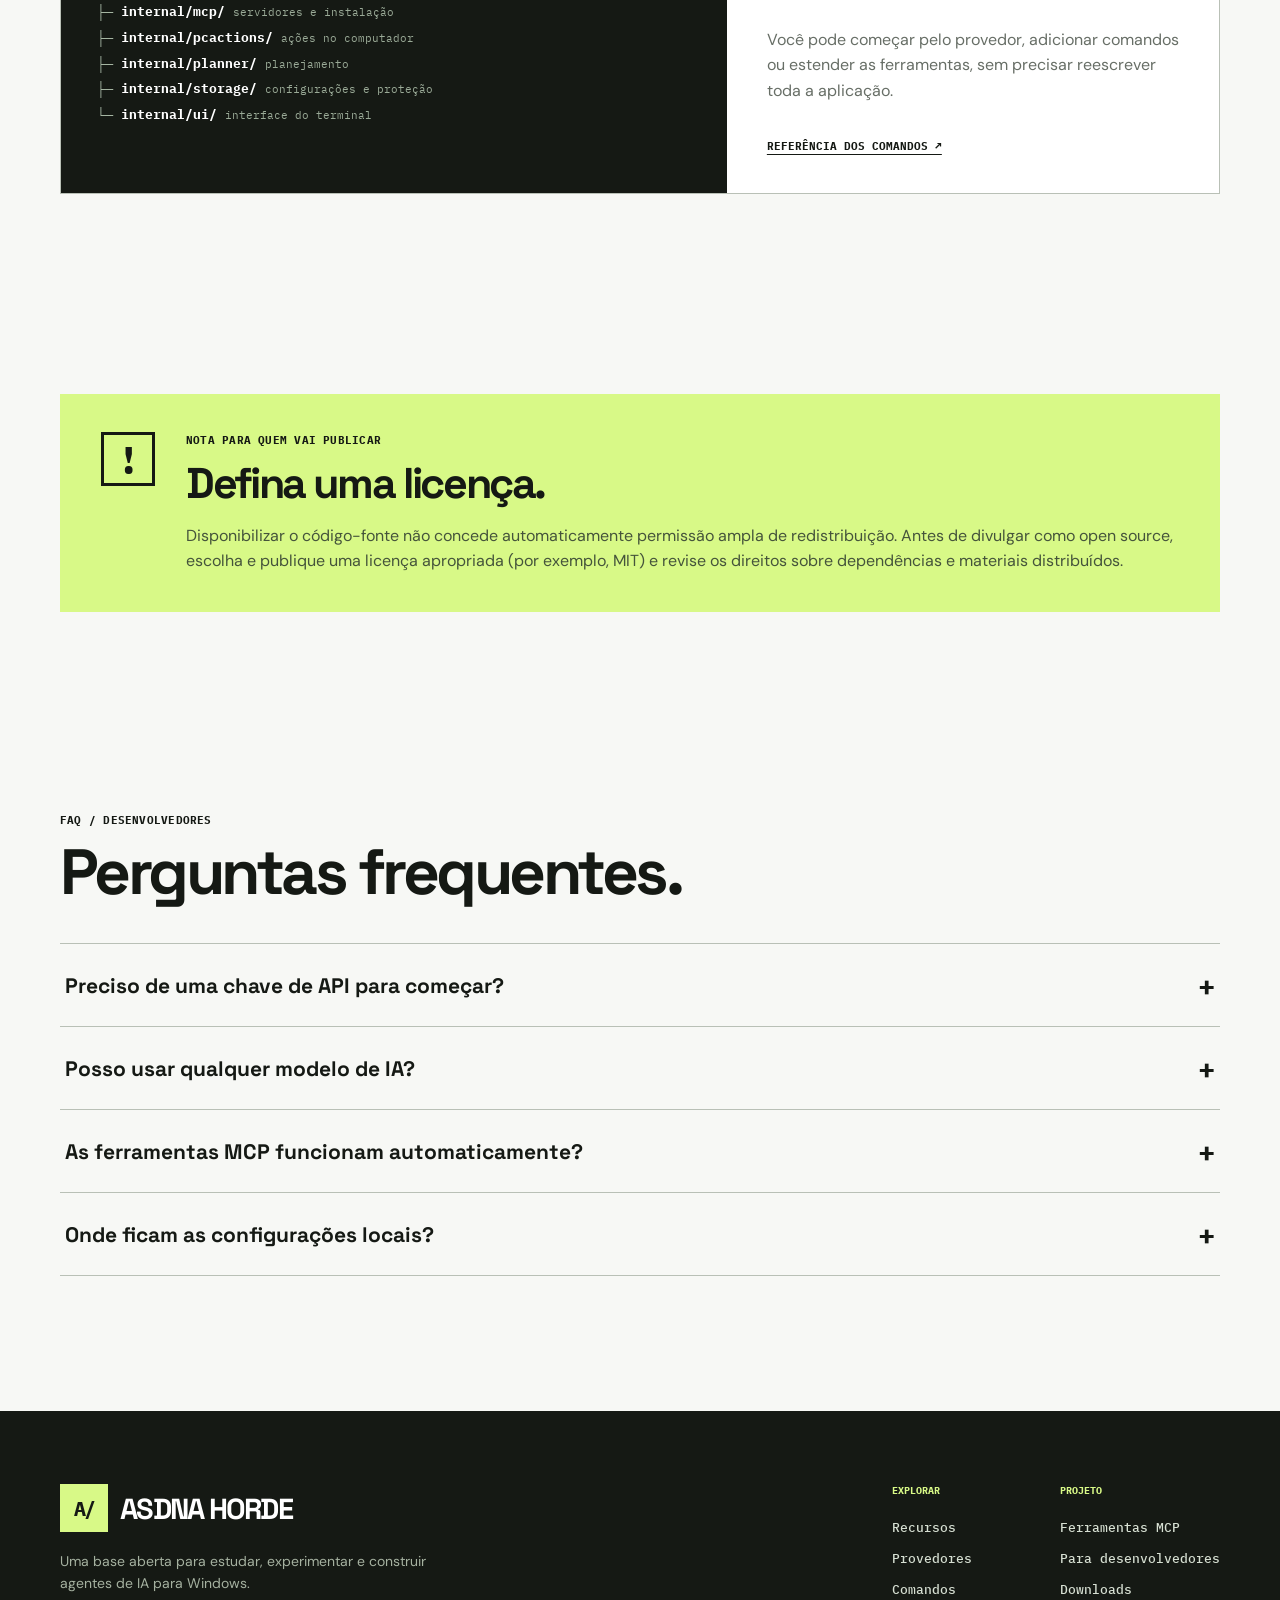
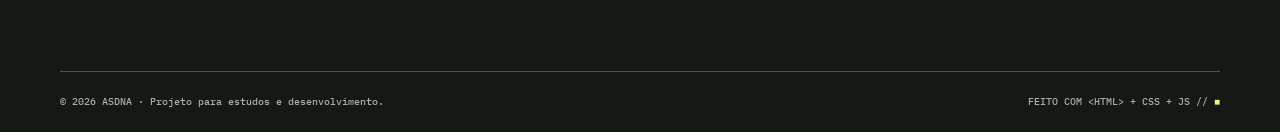
<file: desenvolvedores.html>
<!doctype html><html lang="pt-BR"><head><meta charset="utf-8"><meta name="viewport" content="width=device-width, initial-scale=1"><meta name="theme-color" content="#f7f8f5"><meta name="description" content="Guia de compilação Go e estrutura de diretórios do ASDNA Horde v11, com notas de licenciamento."><meta property="og:title" content="Para desenvolvedores — ASDNA Horde"><meta property="og:description" content="Guia de compilação Go e estrutura de diretórios do ASDNA Horde v11, com notas de licenciamento."><title>Para desenvolvedores · ASDNA Horde</title>
      <link rel="icon" type="image/svg+xml" href="favicon.svg"><link rel="preconnect" href="https://fonts.googleapis.com"><link rel="preconnect" href="https://fonts.gstatic.com" crossorigin><link href="https://fonts.googleapis.com/css2?family=DM+Sans:wght@400;500;600;700&family=IBM+Plex+Mono:wght@400;500;600;700&family=Space+Grotesk:wght@400;500;600;700&display=swap" rel="stylesheet"><link rel="stylesheet" href="style.css"><script defer src="script.js"></script></head><body data-page="desenvolvedores.html"><a class="skip-link" href="#conteudo">Pular para conteúdo</a>
  <div class="top-signal"><div class="shell top-signal-inner"><span><span class="signal-light"></span> ASDNA / REPOSITÓRIO DO PROJETO</span><span>v11.0 · WINDOWS x64 · GO</span></div></div>
  <header class="site-header"><div class="shell nav-shell">
    <a class="brand" href="index.html" aria-label="ASDNA Horde, voltar ao início"><span class="brand-pixel" aria-hidden="true">A<span>/</span></span><span class="brand-words">ASDNA<span class="brand-sub">HORDE <b>//</b> DEV EDITION</span></span></a>
    <button id="mobile-toggle" class="mobile-toggle" type="button" aria-controls="nav-links" aria-expanded="false" aria-label="Abrir menu">☰</button>
    <nav class="nav-links" id="nav-links" aria-label="Navegação principal"><a href="index.html" >Início</a><a href="recursos.html" >Recursos</a><a href="provedores.html" >APIs</a><a href="comandos.html" >Comandos</a><a href="mcp.html" >MCP</a><a href="desenvolvedores.html" aria-current="page">Devs</a><a class="nav-download" href="downloads.html">BAIXAR <span aria-hidden="true">↗</span></a></nav>
  </div></header><main id="conteudo"><section class="page-hero shell"><div class="breadcrumb"><a href="index.html">~/asdna</a><span>/</span><span>desenvolvedores</span></div><div class="page-hero-row"><div><p class="eyebrow"><span class="eyebrow-square"></span> DESENVOLVEDORES <span class="sep">//</span> DOCS / 2026</p><h1>Abra o código.<br><span class="outline-title">Crie o próximo.</span></h1><p class="page-lede">Uma base em Go para entender os provedores, a lógica de agente, a integração MCP e o aplicativo Windows.</p></div><div class="issue-stamp"><span>ASDNA / SECTION</span><strong>06</strong><small>Horde v11 / doc</small></div></div></section>
<section class="section shell compact-section"><div class="dev-two"><div><p class="eyebrow">COMECE A PROGRAMAR</p><h2>Compile a sua<br>versão.</h2><p>Instale Go no computador, extraia o ZIP de código-fonte, abra a pasta raiz no VS Code e execute o comando a seguir no terminal.</p><p>Para apenas usar o executável pronto, não é preciso instalar Go.</p><a class="text-link" href="downloads.html">PEGAR CÓDIGO-FONTE ↗</a></div><div class="code-sheet dev-command"><div class="code-sheet-top"><span>POWERSHELL / GO BUILD</span><button type="button" class="copy-btn" data-copy="go build -trimpath -o ASDNA_Horde_Agentes.exe ./cmd/asdna-horde">COPIAR ↗</button></div><pre><code><span>$</span> go build -trimpath -o ASDNA_Horde_Agentes.exe ./cmd/asdna-horde</code></pre><p>O comando em uma linha também está disponível no botão COPIAR. No Windows, você pode executar <code>build.bat</code> na raiz.</p></div></div></section>
<section class="section shell"><div class="section-heading"><p class="eyebrow">MAPA DO REPOSITÓRIO</p><h2>Um projeto em<br>módulos.</h2></div><div class="repo-grid"><div class="repo-tree"><div>ASDNA_Horde_v11/</div><p>├─ <b>cmd/asdna-horde/</b> <span>entrada, comandos e agente</span></p><p>├─ <b>internal/horde/</b> <span>cliente e conversas com IA</span></p><p>├─ <b>internal/providers/</b> <span>perfis de provedores</span></p><p>├─ <b>internal/mcp/</b> <span>servidores e instalação</span></p><p>├─ <b>internal/pcactions/</b> <span>ações no computador</span></p><p>├─ <b>internal/planner/</b> <span>planejamento</span></p><p>├─ <b>internal/storage/</b> <span>configurações e proteção</span></p><p>└─ <b>internal/ui/</b> <span>interface do terminal</span></p></div><div class="repo-description"><span class="eyebrow">GO / MÓDULOS</span><h3>Entenda uma parte de cada vez.</h3><p>Você pode começar pelo provedor, adicionar comandos ou estender as ferramentas, sem precisar reescrever toda a aplicação.</p><a href="comandos.html">REFERÊNCIA DOS COMANDOS ↗</a></div></div></section>
<section class="section shell"><div class="license-panel"><div class="license-mark">!</div><div><p class="eyebrow">NOTA PARA QUEM VAI PUBLICAR</p><h2>Defina uma licença.</h2><p>Disponibilizar o código-fonte não concede automaticamente permissão ampla de redistribuição. Antes de divulgar como <em>open source</em>, escolha e publique uma licença apropriada (por exemplo, MIT) e revise os direitos sobre dependências e materiais distribuídos.</p></div></div></section>
<section class="section shell faq-section"><div class="section-heading"><p class="eyebrow">FAQ / DESENVOLVEDORES</p><h2>Perguntas frequentes.</h2></div><div class="faq-list"><details><summary>Preciso de uma chave de API para começar?<span>+</span></summary><p>Não para iniciar com AI Horde: o aplicativo usa uma chave pública anônima. Outros serviços podem exigir autenticação e cobrar pelo uso.</p></details><details><summary>Posso usar qualquer modelo de IA?<span>+</span></summary><p>Depende do suporte da API e do modelo. O aplicativo reconhece provedores e endpoints compatíveis, mas chamadas nativas de ferramentas e catálogos variam entre serviços.</p></details><details><summary>As ferramentas MCP funcionam automaticamente?<span>+</span></summary><p>Os servidores conhecidos podem ser instalados ou preparados sob demanda, com autorização. A disponibilidade depende do sistema, das dependências e das permissões concedidas.</p></details><details><summary>Onde ficam as configurações locais?<span>+</span></summary><p>No Windows, o aplicativo utiliza <code>%APPDATA%\ASDNA_Code_Horde_v1</code>. Use <code>/pasta</code> para localizar a pasta.</p></details></div></section>
</main><footer class="site-footer"><div class="shell footer-main"><div><a class="footer-logo" href="index.html"><span class="footer-emblem">A/</span> ASDNA HORDE</a><p>Uma base aberta para estudar, experimentar e construir agentes de IA para Windows.</p></div>
    <div class="footer-link-groups"><div><b>EXPLORAR</b><a href="recursos.html">Recursos</a><a href="provedores.html">Provedores</a><a href="comandos.html">Comandos</a></div><div><b>PROJETO</b><a href="mcp.html">Ferramentas MCP</a><a href="desenvolvedores.html">Para desenvolvedores</a><a href="downloads.html">Downloads</a></div></div></div>
    <div class="shell footer-bottom"><span>© <span id="year">2026</span> ASDNA · Projeto para estudos e desenvolvimento.</span><span>FEITO COM &lt;HTML&gt; + CSS + JS // <span class="footer-dot">■</span></span></div></footer><div class="toast" id="toast" role="status" aria-live="polite"></div></body></html>
</file>
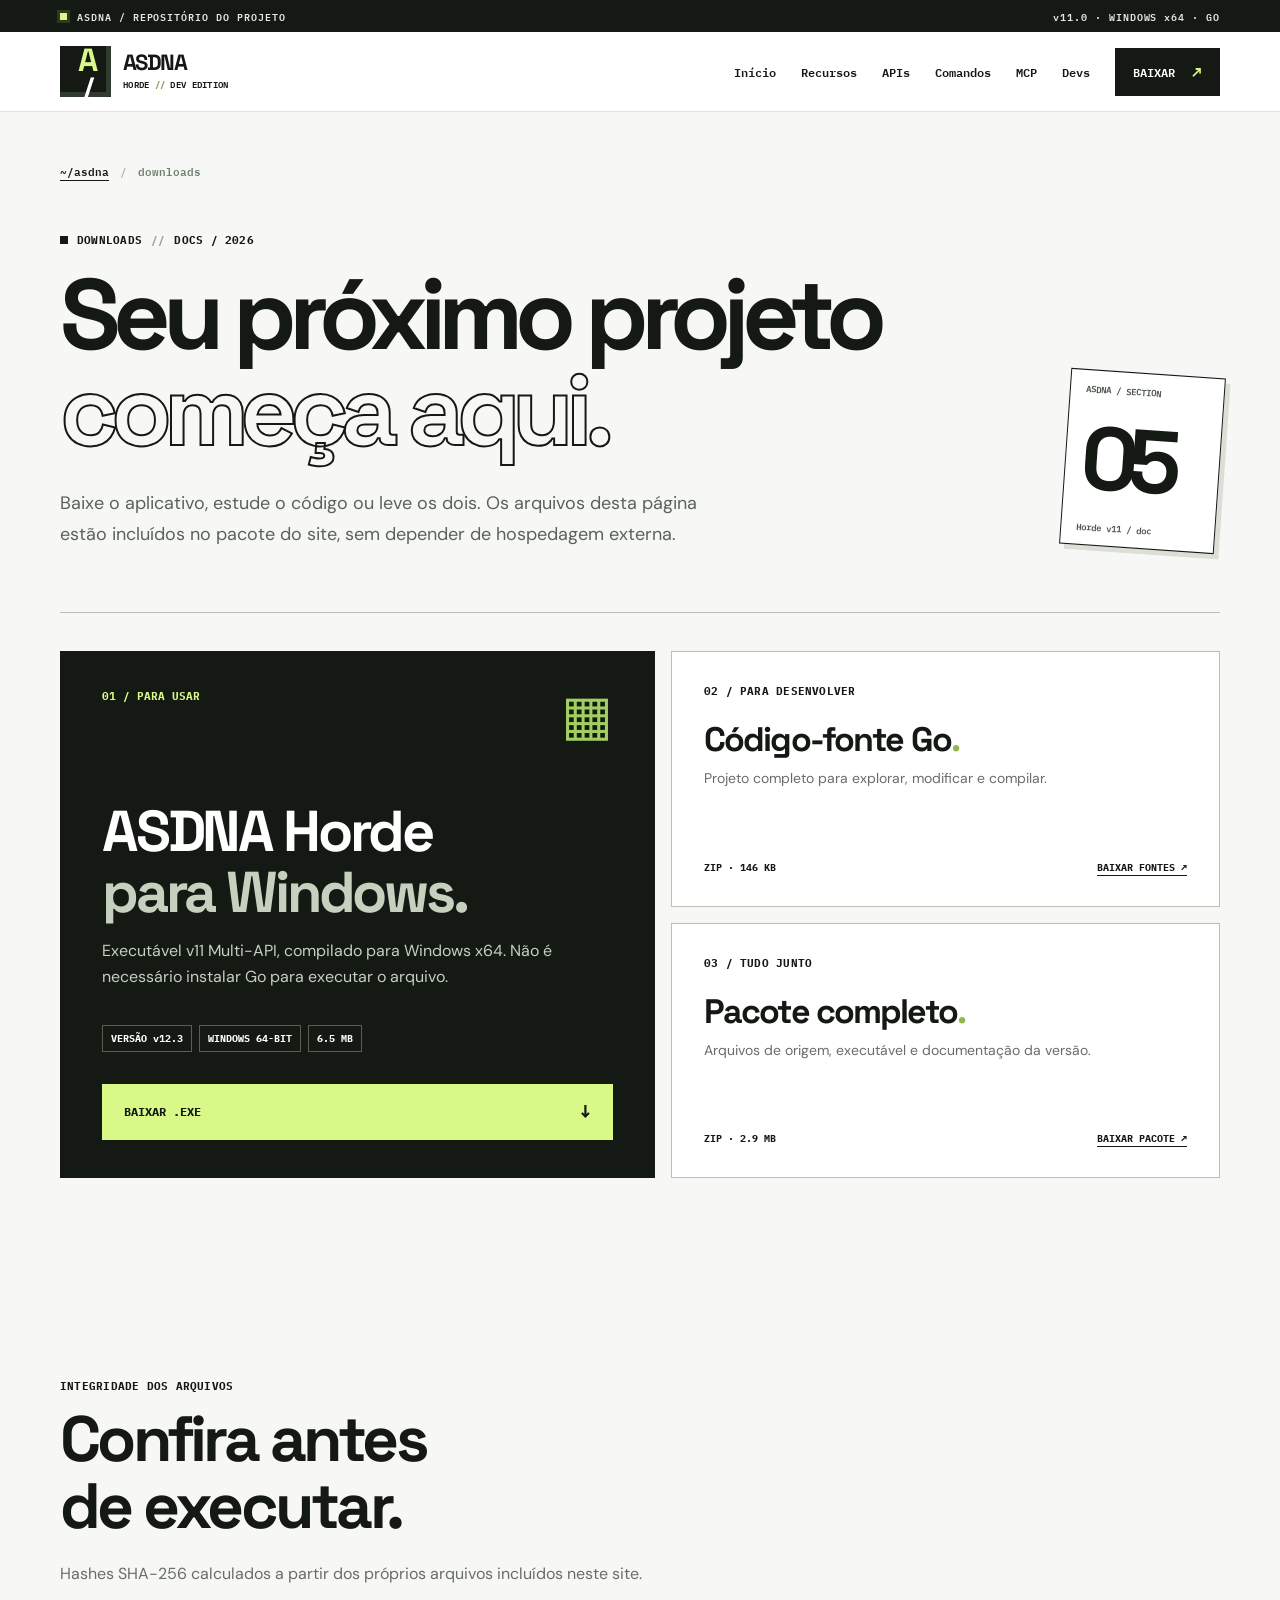
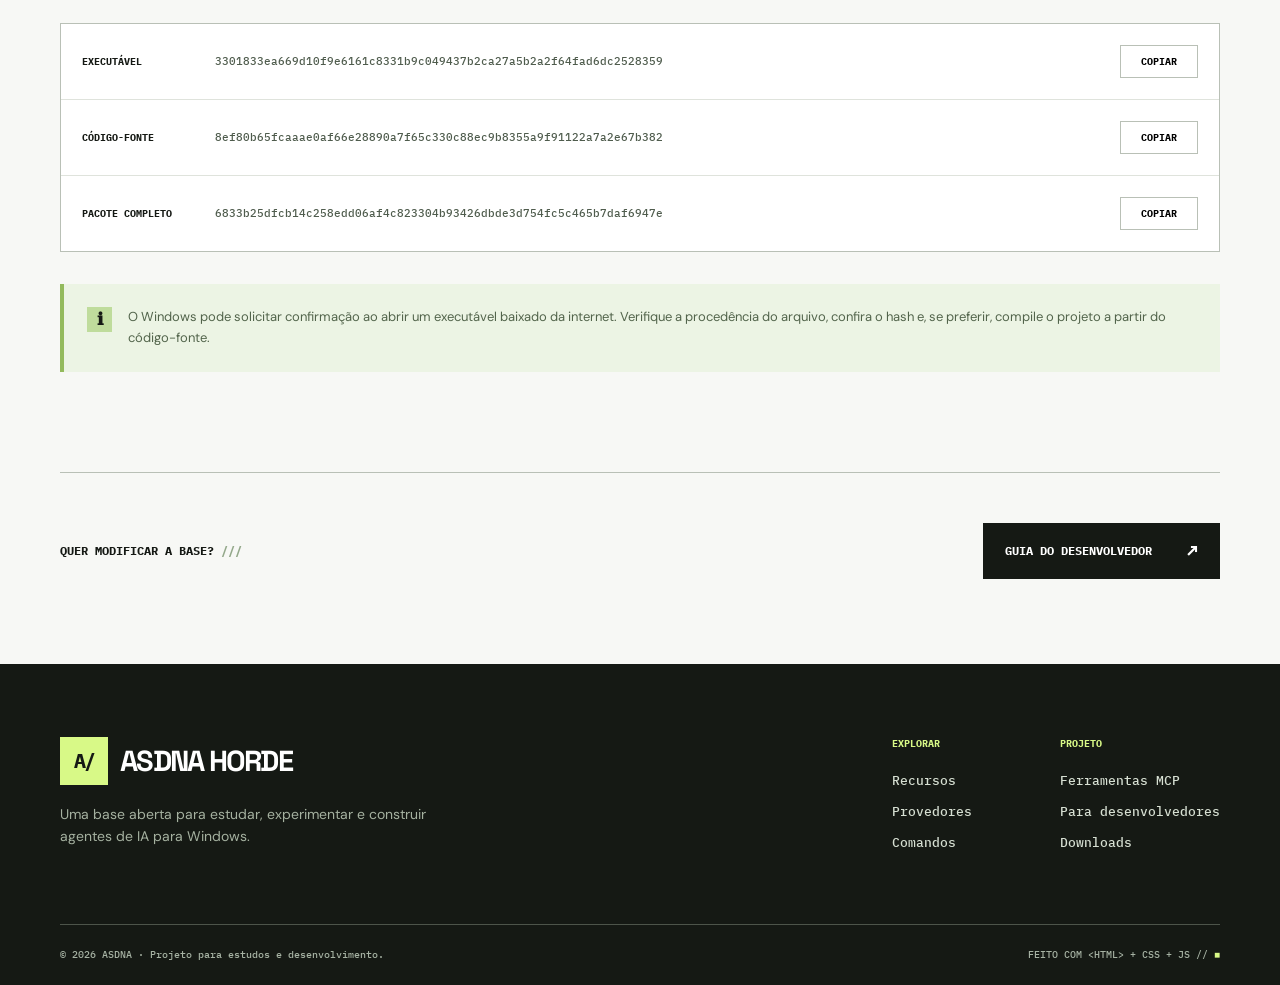
<file: downloads.html>
<!doctype html><html lang="pt-BR"><head><meta charset="utf-8"><meta name="viewport" content="width=device-width, initial-scale=1"><meta name="theme-color" content="#f7f8f5"><meta name="description" content="Baixe o ASDNA Horde v11 para Windows x64, o código-fonte Go ou o pacote completo. Hashes SHA-256 incluídos."><meta property="og:title" content="Downloads — ASDNA Horde"><meta property="og:description" content="Baixe o ASDNA Horde v11 para Windows x64, o código-fonte Go ou o pacote completo. Hashes SHA-256 incluídos."><title>Downloads · ASDNA Horde</title>
      <link rel="icon" type="image/svg+xml" href="favicon.svg"><link rel="preconnect" href="https://fonts.googleapis.com"><link rel="preconnect" href="https://fonts.gstatic.com" crossorigin><link href="https://fonts.googleapis.com/css2?family=DM+Sans:wght@400;500;600;700&family=IBM+Plex+Mono:wght@400;500;600;700&family=Space+Grotesk:wght@400;500;600;700&display=swap" rel="stylesheet"><link rel="stylesheet" href="style.css"><script defer src="script.js"></script></head><body data-page="downloads.html"><a class="skip-link" href="#conteudo">Pular para conteúdo</a>
  <div class="top-signal"><div class="shell top-signal-inner"><span><span class="signal-light"></span> ASDNA / REPOSITÓRIO DO PROJETO</span><span>v11.0 · WINDOWS x64 · GO</span></div></div>
  <header class="site-header"><div class="shell nav-shell">
    <a class="brand" href="index.html" aria-label="ASDNA Horde, voltar ao início"><span class="brand-pixel" aria-hidden="true">A<span>/</span></span><span class="brand-words">ASDNA<span class="brand-sub">HORDE <b>//</b> DEV EDITION</span></span></a>
    <button id="mobile-toggle" class="mobile-toggle" type="button" aria-controls="nav-links" aria-expanded="false" aria-label="Abrir menu">☰</button>
    <nav class="nav-links" id="nav-links" aria-label="Navegação principal"><a href="index.html" >Início</a><a href="recursos.html" >Recursos</a><a href="provedores.html" >APIs</a><a href="comandos.html" >Comandos</a><a href="mcp.html" >MCP</a><a href="desenvolvedores.html" >Devs</a><a class="nav-download" href="downloads.html">BAIXAR <span aria-hidden="true">↗</span></a></nav>
  </div></header><main id="conteudo"><section class="page-hero shell"><div class="breadcrumb"><a href="index.html">~/asdna</a><span>/</span><span>downloads</span></div><div class="page-hero-row"><div><p class="eyebrow"><span class="eyebrow-square"></span> DOWNLOADS <span class="sep">//</span> DOCS / 2026</p><h1>Seu próximo projeto<br><span class="outline-title">começa aqui.</span></h1><p class="page-lede">Baixe o aplicativo, estude o código ou leve os dois. Os arquivos desta página estão incluídos no pacote do site, sem depender de hospedagem externa.</p></div><div class="issue-stamp"><span>ASDNA / SECTION</span><strong>05</strong><small>Horde v11 / doc</small></div></div></section>
<section class="section shell compact-section"><div class="download-layout">
 <article class="primary-download"><div class="download-card-top"><span>01 / PARA USAR</span><span class="box-pixel">▦</span></div><h2>ASDNA Horde<br><span>para Windows.</span></h2><p>Executável v11 Multi-API, compilado para Windows x64. Não é necessário instalar Go para executar o arquivo.</p><div class="download-meta"><span>VERSÃO v12.3</span><span>WINDOWS 64-BIT</span><span>6.5 MB</span></div><a class="button button-white" href="downloads/ASDNA-Horde.exe" download>BAIXAR .EXE <span>↓</span></a></article>
 <div class="secondary-downloads"><article class="download-small"><span class="download-number">02 / PARA DESENVOLVER</span><h3>Código-fonte Go<span class="pixel-period">.</span></h3><p>Projeto completo para explorar, modificar e compilar.</p><div class="download-small-foot"><span>ZIP · 146 KB</span><a href="downloads/ASDNA_Horde_v12_3.zip" download>BAIXAR FONTES ↗</a></div></article>
 <article class="download-small"><span class="download-number">03 / TUDO JUNTO</span><h3>Pacote completo<span class="pixel-period">.</span></h3><p>Arquivos de origem, executável e documentação da versão.</p><div class="download-small-foot"><span>ZIP · 2.9 MB</span><a href="downloads/ASDNA_Horde_v12_3.zip" download>BAIXAR PACOTE ↗</a></div></article></div></div></section>
<section class="section shell"><div class="section-heading"><p class="eyebrow">INTEGRIDADE DOS ARQUIVOS</p><h2>Confira antes<br>de executar.</h2><p class="section-desc">Hashes SHA-256 calculados a partir dos próprios arquivos incluídos neste site.</p></div><div class="hash-list"><div class="hash-item"><span>EXECUTÁVEL</span><code>3301833ea669d10f9e6161c8331b9c049437b2ca27a5b2a2f64fad6dc2528359</code><button class="copy-btn" type="button" data-copy="3301833ea669d10f9e6161c8331b9c049437b2ca27a5b2a2f64fad6dc2528359">COPIAR</button></div><div class="hash-item"><span>CÓDIGO-FONTE</span><code>8ef80b65fcaaae0af66e28890a7f65c330c88ec9b8355a9f91122a7a2e67b382</code><button class="copy-btn" type="button" data-copy="8ef80b65fcaaae0af66e28890a7f65c330c88ec9b8355a9f91122a7a2e67b382">COPIAR</button></div><div class="hash-item"><span>PACOTE COMPLETO</span><code>6833b25dfcb14c258edd06af4c823304b93426dbde3d754fc5c465b7daf6947e</code><button class="copy-btn" type="button" data-copy="6833b25dfcb14c258edd06af4c823304b93426dbde3d754fc5c465b7daf6947e">COPIAR</button></div></div>
<div class="notice"><span>ℹ</span><p>O Windows pode solicitar confirmação ao abrir um executável baixado da internet. Verifique a procedência do arquivo, confira o hash e, se preferir, compile o projeto a partir do código-fonte.</p></div></section>
<section class="section shell inline-cta"><p>QUER MODIFICAR A BASE? <span>///</span></p><a class="button button-dark" href="desenvolvedores.html">GUIA DO DESENVOLVEDOR <span>↗</span></a></section></main><footer class="site-footer"><div class="shell footer-main"><div><a class="footer-logo" href="index.html"><span class="footer-emblem">A/</span> ASDNA HORDE</a><p>Uma base aberta para estudar, experimentar e construir agentes de IA para Windows.</p></div>
    <div class="footer-link-groups"><div><b>EXPLORAR</b><a href="recursos.html">Recursos</a><a href="provedores.html">Provedores</a><a href="comandos.html">Comandos</a></div><div><b>PROJETO</b><a href="mcp.html">Ferramentas MCP</a><a href="desenvolvedores.html">Para desenvolvedores</a><a href="downloads.html">Downloads</a></div></div></div>
    <div class="shell footer-bottom"><span>© <span id="year">2026</span> ASDNA · Projeto para estudos e desenvolvimento.</span><span>FEITO COM &lt;HTML&gt; + CSS + JS // <span class="footer-dot">■</span></span></div></footer><div class="toast" id="toast" role="status" aria-live="polite"></div></body></html>
</file>
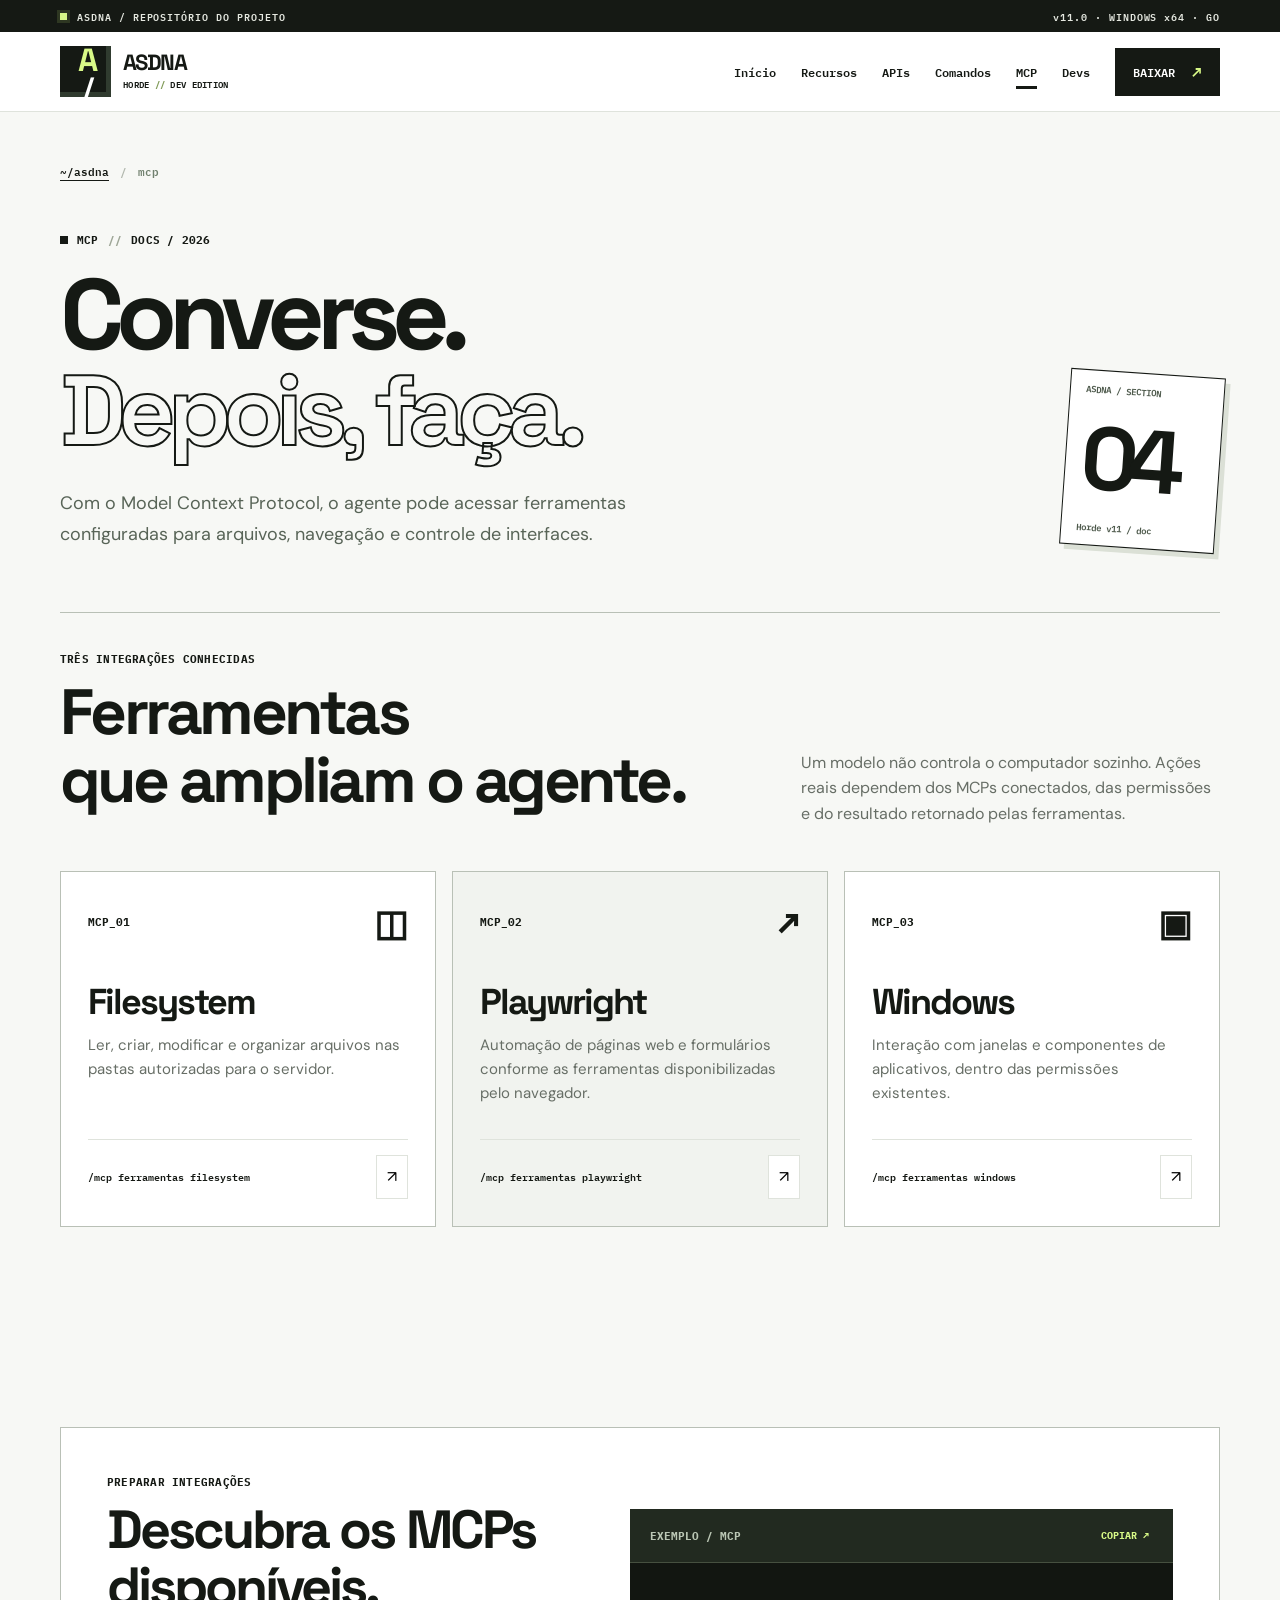
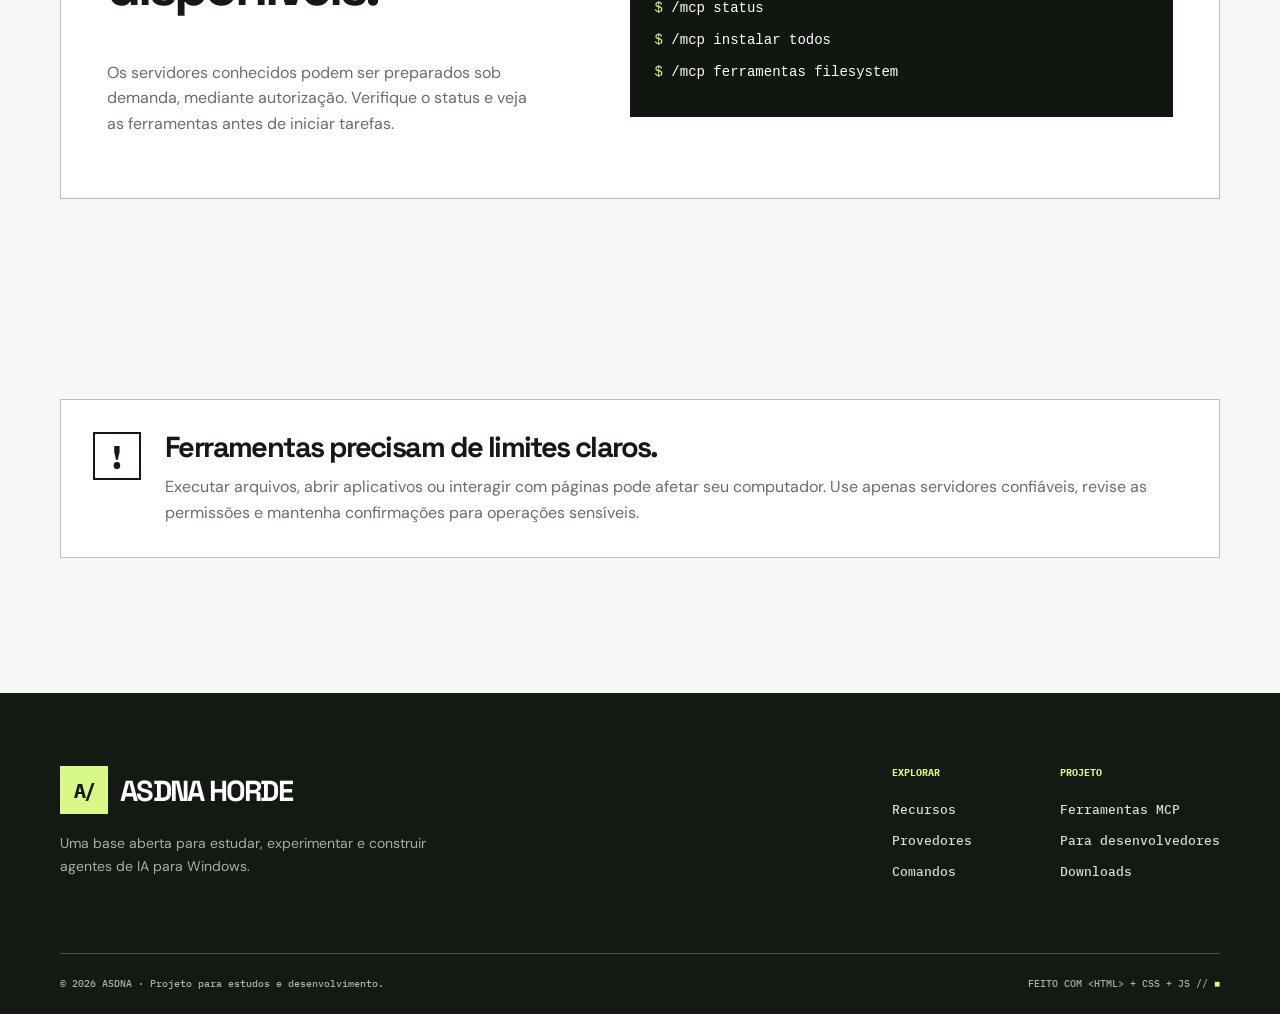
<file: mcp.html>
<!doctype html><html lang="pt-BR"><head><meta charset="utf-8"><meta name="viewport" content="width=device-width, initial-scale=1"><meta name="theme-color" content="#f7f8f5"><meta name="description" content="Integrações MCP no ASDNA Horde: Filesystem, Playwright e Windows, com orientações de permissões."><meta property="og:title" content="Ferramentas MCP — ASDNA Horde"><meta property="og:description" content="Integrações MCP no ASDNA Horde: Filesystem, Playwright e Windows, com orientações de permissões."><title>Ferramentas MCP · ASDNA Horde</title>
      <link rel="icon" type="image/svg+xml" href="favicon.svg"><link rel="preconnect" href="https://fonts.googleapis.com"><link rel="preconnect" href="https://fonts.gstatic.com" crossorigin><link href="https://fonts.googleapis.com/css2?family=DM+Sans:wght@400;500;600;700&family=IBM+Plex+Mono:wght@400;500;600;700&family=Space+Grotesk:wght@400;500;600;700&display=swap" rel="stylesheet"><link rel="stylesheet" href="style.css"><script defer src="script.js"></script></head><body data-page="mcp.html"><a class="skip-link" href="#conteudo">Pular para conteúdo</a>
  <div class="top-signal"><div class="shell top-signal-inner"><span><span class="signal-light"></span> ASDNA / REPOSITÓRIO DO PROJETO</span><span>v11.0 · WINDOWS x64 · GO</span></div></div>
  <header class="site-header"><div class="shell nav-shell">
    <a class="brand" href="index.html" aria-label="ASDNA Horde, voltar ao início"><span class="brand-pixel" aria-hidden="true">A<span>/</span></span><span class="brand-words">ASDNA<span class="brand-sub">HORDE <b>//</b> DEV EDITION</span></span></a>
    <button id="mobile-toggle" class="mobile-toggle" type="button" aria-controls="nav-links" aria-expanded="false" aria-label="Abrir menu">☰</button>
    <nav class="nav-links" id="nav-links" aria-label="Navegação principal"><a href="index.html" >Início</a><a href="recursos.html" >Recursos</a><a href="provedores.html" >APIs</a><a href="comandos.html" >Comandos</a><a href="mcp.html" aria-current="page">MCP</a><a href="desenvolvedores.html" >Devs</a><a class="nav-download" href="downloads.html">BAIXAR <span aria-hidden="true">↗</span></a></nav>
  </div></header><main id="conteudo"><section class="page-hero shell"><div class="breadcrumb"><a href="index.html">~/asdna</a><span>/</span><span>mcp</span></div><div class="page-hero-row"><div><p class="eyebrow"><span class="eyebrow-square"></span> MCP <span class="sep">//</span> DOCS / 2026</p><h1>Converse.<br><span class="outline-title">Depois, faça.</span></h1><p class="page-lede">Com o Model Context Protocol, o agente pode acessar ferramentas configuradas para arquivos, navegação e controle de interfaces.</p></div><div class="issue-stamp"><span>ASDNA / SECTION</span><strong>04</strong><small>Horde v11 / doc</small></div></div></section>
<section class="section shell compact-section"><div class="section-heading split-heading"><div><p class="eyebrow">TRÊS INTEGRAÇÕES CONHECIDAS</p><h2>Ferramentas<br>que ampliam o agente.</h2></div><p>Um modelo não controla o computador sozinho. Ações reais dependem dos MCPs conectados, das permissões e do resultado retornado pelas ferramentas.</p></div>
<div class="mcp-cards"><article class="mcp-card"><div class="mcp-card-top"><span>MCP_01</span><span>◫</span></div><h3>Filesystem</h3><p>Ler, criar, modificar e organizar arquivos nas pastas autorizadas para o servidor.</p><div class="mcp-card-bottom"><code>/mcp ferramentas filesystem</code><button data-copy="/mcp ferramentas filesystem" class="copy-btn" type="button" aria-label="Copiar comando Filesystem">↗</button></div></article>
<article class="mcp-card"><div class="mcp-card-top"><span>MCP_02</span><span>↗</span></div><h3>Playwright</h3><p>Automação de páginas web e formulários conforme as ferramentas disponibilizadas pelo navegador.</p><div class="mcp-card-bottom"><code>/mcp ferramentas playwright</code><button data-copy="/mcp ferramentas playwright" class="copy-btn" type="button" aria-label="Copiar comando Playwright">↗</button></div></article>
<article class="mcp-card"><div class="mcp-card-top"><span>MCP_03</span><span>▣</span></div><h3>Windows</h3><p>Interação com janelas e componentes de aplicativos, dentro das permissões existentes.</p><div class="mcp-card-bottom"><code>/mcp ferramentas windows</code><button data-copy="/mcp ferramentas windows" class="copy-btn" type="button" aria-label="Copiar comando Windows">↗</button></div></article></div></section>
<section class="section shell"><div class="howto-panel"><div><p class="eyebrow">PREPARAR INTEGRAÇÕES</p><h2>Descubra os MCPs<br>disponíveis.</h2><p>Os servidores conhecidos podem ser preparados sob demanda, mediante autorização. Verifique o status e veja as ferramentas antes de iniciar tarefas.</p></div>
<div class="code-sheet"><div class="code-sheet-top"><span>EXEMPLO / MCP</span><button type="button" class="copy-btn" data-copy="/mcp status
/mcp instalar todos
/mcp ferramentas filesystem">COPIAR ↗</button></div><pre><code><span>$</span> /mcp status
<span>$</span> /mcp instalar todos
<span>$</span> /mcp ferramentas filesystem</code></pre></div></div></section>
<section class="section shell"><div class="security-note"><span>!</span><div><h3>Ferramentas precisam de limites claros.</h3><p>Executar arquivos, abrir aplicativos ou interagir com páginas pode afetar seu computador. Use apenas servidores confiáveis, revise as permissões e mantenha confirmações para operações sensíveis.</p></div></div></section>
</main><footer class="site-footer"><div class="shell footer-main"><div><a class="footer-logo" href="index.html"><span class="footer-emblem">A/</span> ASDNA HORDE</a><p>Uma base aberta para estudar, experimentar e construir agentes de IA para Windows.</p></div>
    <div class="footer-link-groups"><div><b>EXPLORAR</b><a href="recursos.html">Recursos</a><a href="provedores.html">Provedores</a><a href="comandos.html">Comandos</a></div><div><b>PROJETO</b><a href="mcp.html">Ferramentas MCP</a><a href="desenvolvedores.html">Para desenvolvedores</a><a href="downloads.html">Downloads</a></div></div></div>
    <div class="shell footer-bottom"><span>© <span id="year">2026</span> ASDNA · Projeto para estudos e desenvolvimento.</span><span>FEITO COM &lt;HTML&gt; + CSS + JS // <span class="footer-dot">■</span></span></div></footer><div class="toast" id="toast" role="status" aria-live="polite"></div></body></html>
</file>
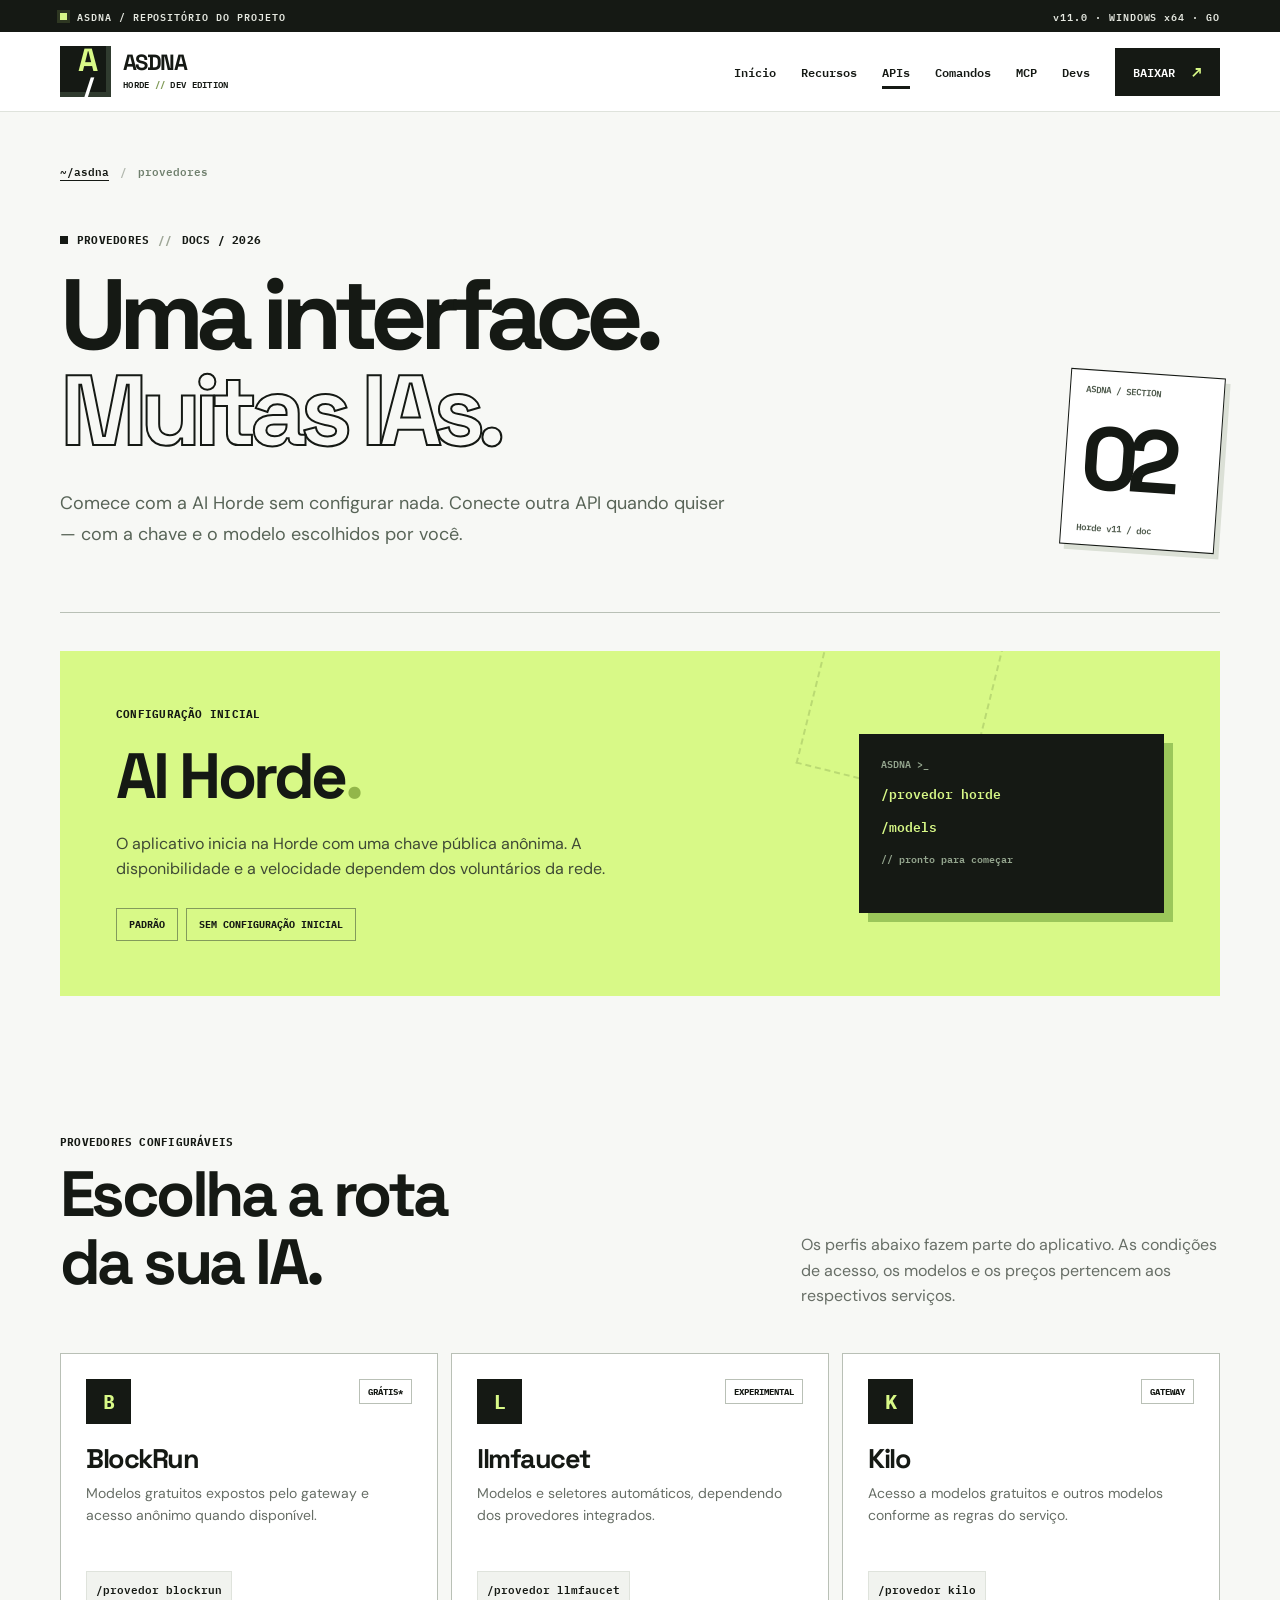
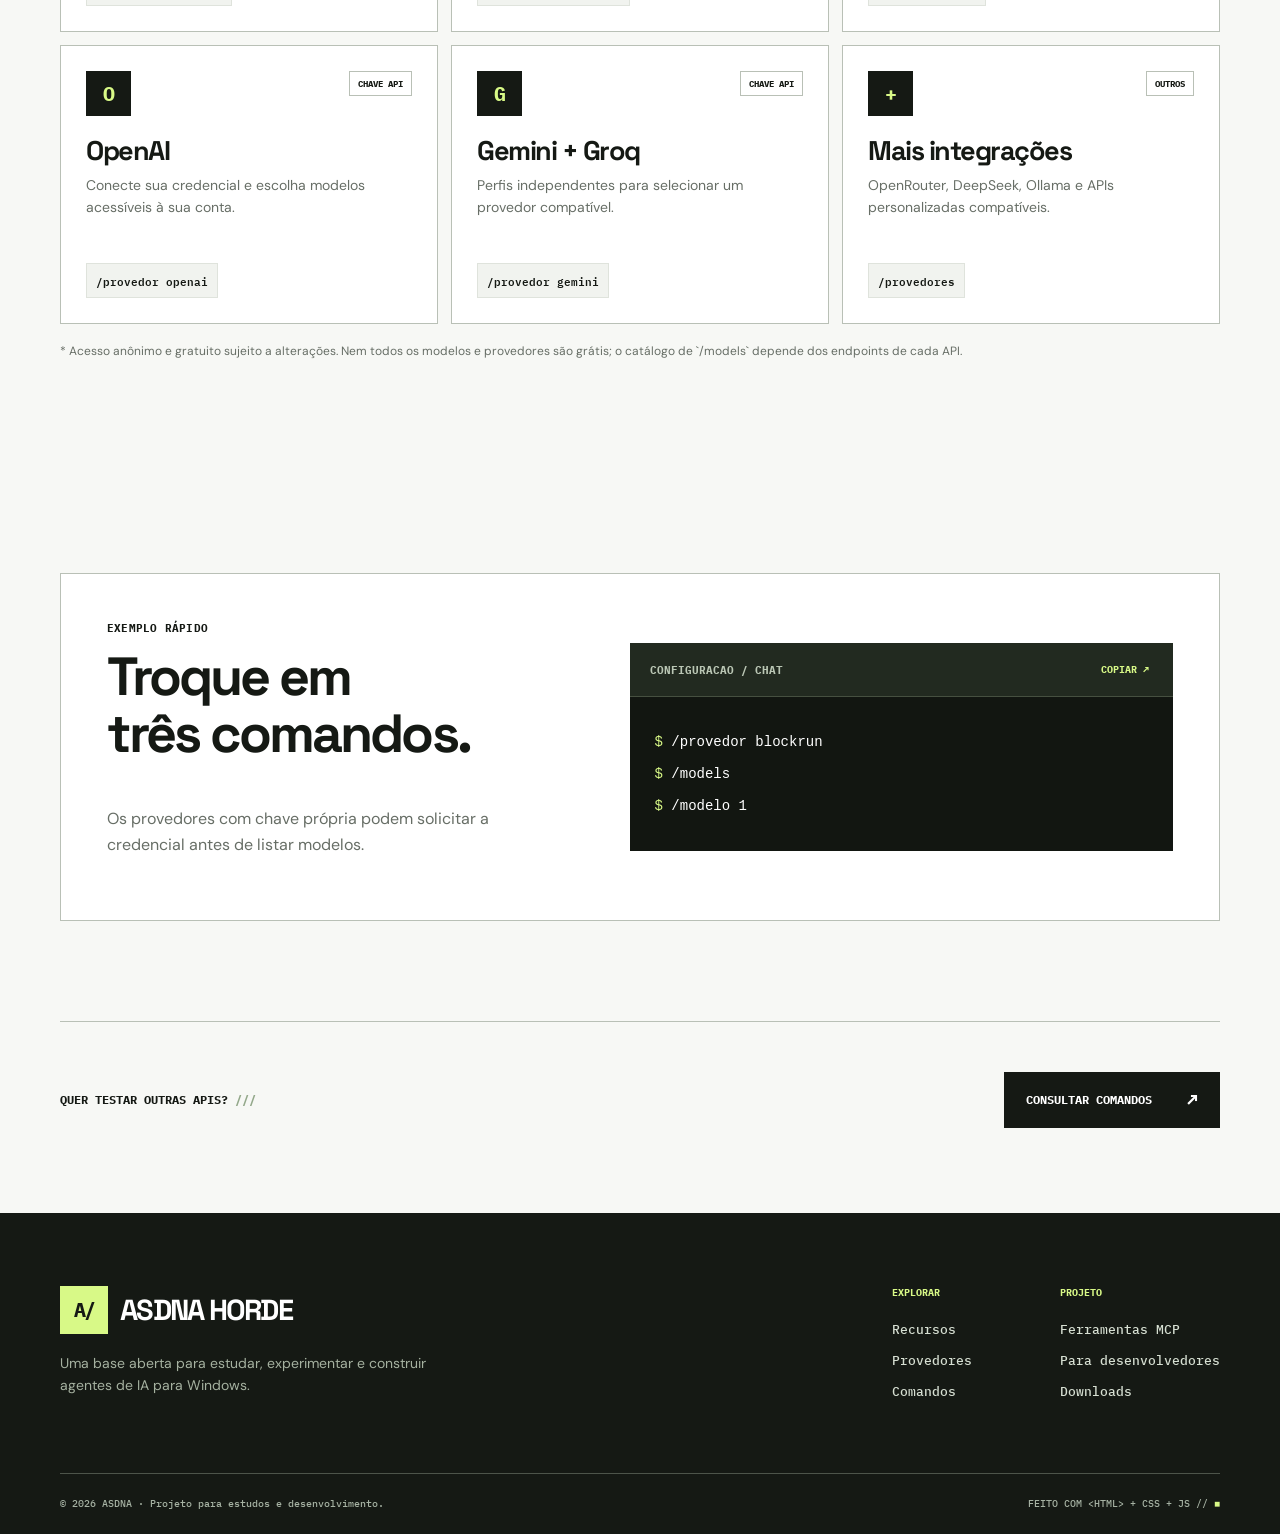
<file: provedores.html>
<!doctype html><html lang="pt-BR"><head><meta charset="utf-8"><meta name="viewport" content="width=device-width, initial-scale=1"><meta name="theme-color" content="#f7f8f5"><meta name="description" content="Provedores configuráveis de IA do ASDNA Horde: BlockRun, llmfaucet, Kilo, OpenAI, Groq, Ollama e outros."><meta property="og:title" content="Provedores de IA — ASDNA Horde"><meta property="og:description" content="Provedores configuráveis de IA do ASDNA Horde: BlockRun, llmfaucet, Kilo, OpenAI, Groq, Ollama e outros."><title>Provedores de IA · ASDNA Horde</title>
      <link rel="icon" type="image/svg+xml" href="favicon.svg"><link rel="preconnect" href="https://fonts.googleapis.com"><link rel="preconnect" href="https://fonts.gstatic.com" crossorigin><link href="https://fonts.googleapis.com/css2?family=DM+Sans:wght@400;500;600;700&family=IBM+Plex+Mono:wght@400;500;600;700&family=Space+Grotesk:wght@400;500;600;700&display=swap" rel="stylesheet"><link rel="stylesheet" href="style.css"><script defer src="script.js"></script></head><body data-page="provedores.html"><a class="skip-link" href="#conteudo">Pular para conteúdo</a>
  <div class="top-signal"><div class="shell top-signal-inner"><span><span class="signal-light"></span> ASDNA / REPOSITÓRIO DO PROJETO</span><span>v11.0 · WINDOWS x64 · GO</span></div></div>
  <header class="site-header"><div class="shell nav-shell">
    <a class="brand" href="index.html" aria-label="ASDNA Horde, voltar ao início"><span class="brand-pixel" aria-hidden="true">A<span>/</span></span><span class="brand-words">ASDNA<span class="brand-sub">HORDE <b>//</b> DEV EDITION</span></span></a>
    <button id="mobile-toggle" class="mobile-toggle" type="button" aria-controls="nav-links" aria-expanded="false" aria-label="Abrir menu">☰</button>
    <nav class="nav-links" id="nav-links" aria-label="Navegação principal"><a href="index.html" >Início</a><a href="recursos.html" >Recursos</a><a href="provedores.html" aria-current="page">APIs</a><a href="comandos.html" >Comandos</a><a href="mcp.html" >MCP</a><a href="desenvolvedores.html" >Devs</a><a class="nav-download" href="downloads.html">BAIXAR <span aria-hidden="true">↗</span></a></nav>
  </div></header><main id="conteudo"><section class="page-hero shell"><div class="breadcrumb"><a href="index.html">~/asdna</a><span>/</span><span>provedores</span></div><div class="page-hero-row"><div><p class="eyebrow"><span class="eyebrow-square"></span> PROVEDORES <span class="sep">//</span> DOCS / 2026</p><h1>Uma interface.<br><span class="outline-title">Muitas IAs.</span></h1><p class="page-lede">Comece com a AI Horde sem configurar nada. Conecte outra API quando quiser — com a chave e o modelo escolhidos por você.</p></div><div class="issue-stamp"><span>ASDNA / SECTION</span><strong>02</strong><small>Horde v11 / doc</small></div></div></section>
<section class="section shell compact-section"><div class="provider-highlight"><div><span class="eyebrow">CONFIGURAÇÃO INICIAL</span><h2>AI Horde<span class="pixel-period">.</span></h2><p>O aplicativo inicia na Horde com uma chave pública anônima. A disponibilidade e a velocidade dependem dos voluntários da rede.</p><div class="pill-row"><span>PADRÃO</span><span>SEM CONFIGURAÇÃO INICIAL</span></div></div><div class="provider-code"><span>ASDNA &gt;_</span><code>/provedor horde</code><code>/models</code><small>// pronto para começar</small></div></div></section>
<section class="section shell compact-section"><div class="section-heading split-heading"><div><p class="eyebrow">PROVEDORES CONFIGURÁVEIS</p><h2>Escolha a rota<br>da sua IA.</h2></div><p>Os perfis abaixo fazem parte do aplicativo. As condições de acesso, os modelos e os preços pertencem aos respectivos serviços.</p></div><div class="provider-list">
<article class="provider-tile"><div class="provider-tile-head"><span class="letter-box">B</span><span class="tiny-tag">GRÁTIS*</span></div><h3>BlockRun</h3><p>Modelos gratuitos expostos pelo gateway e acesso anônimo quando disponível.</p><code>/provedor blockrun</code></article>
<article class="provider-tile"><div class="provider-tile-head"><span class="letter-box">L</span><span class="tiny-tag">EXPERIMENTAL</span></div><h3>llmfaucet</h3><p>Modelos e seletores automáticos, dependendo dos provedores integrados.</p><code>/provedor llmfaucet</code></article>
<article class="provider-tile"><div class="provider-tile-head"><span class="letter-box">K</span><span class="tiny-tag">GATEWAY</span></div><h3>Kilo</h3><p>Acesso a modelos gratuitos e outros modelos conforme as regras do serviço.</p><code>/provedor kilo</code></article>
<article class="provider-tile"><div class="provider-tile-head"><span class="letter-box">O</span><span class="tiny-tag">CHAVE API</span></div><h3>OpenAI</h3><p>Conecte sua credencial e escolha modelos acessíveis à sua conta.</p><code>/provedor openai</code></article>
<article class="provider-tile"><div class="provider-tile-head"><span class="letter-box">G</span><span class="tiny-tag">CHAVE API</span></div><h3>Gemini + Groq</h3><p>Perfis independentes para selecionar um provedor compatível.</p><code>/provedor gemini</code></article>
<article class="provider-tile"><div class="provider-tile-head"><span class="letter-box">+</span><span class="tiny-tag">OUTROS</span></div><h3>Mais integrações</h3><p>OpenRouter, DeepSeek, Ollama e APIs personalizadas compatíveis.</p><code>/provedores</code></article>
</div><p class="micro-disclaimer">* Acesso anônimo e gratuito sujeito a alterações. Nem todos os modelos e provedores são grátis; o catálogo de `/models` depende dos endpoints de cada API.</p></section>
<section class="section shell"><div class="howto-panel"><div><p class="eyebrow">EXEMPLO RÁPIDO</p><h2>Troque em<br>três comandos.</h2><p>Os provedores com chave própria podem solicitar a credencial antes de listar modelos.</p></div><div class="code-sheet"><div class="code-sheet-top"><span>CONFIGURACAO / CHAT</span><button type="button" class="copy-btn" data-copy="/provedor blockrun
/models
/modelo 1">COPIAR ↗</button></div><pre><code><span>$</span> /provedor blockrun
<span>$</span> /models
<span>$</span> /modelo 1</code></pre></div></div></section>
<section class="section shell inline-cta"><p>QUER TESTAR OUTRAS APIS? <span>///</span></p><a class="button button-dark" href="comandos.html?q=%2Fapi">CONSULTAR COMANDOS <span>↗</span></a></section>
</main><footer class="site-footer"><div class="shell footer-main"><div><a class="footer-logo" href="index.html"><span class="footer-emblem">A/</span> ASDNA HORDE</a><p>Uma base aberta para estudar, experimentar e construir agentes de IA para Windows.</p></div>
    <div class="footer-link-groups"><div><b>EXPLORAR</b><a href="recursos.html">Recursos</a><a href="provedores.html">Provedores</a><a href="comandos.html">Comandos</a></div><div><b>PROJETO</b><a href="mcp.html">Ferramentas MCP</a><a href="desenvolvedores.html">Para desenvolvedores</a><a href="downloads.html">Downloads</a></div></div></div>
    <div class="shell footer-bottom"><span>© <span id="year">2026</span> ASDNA · Projeto para estudos e desenvolvimento.</span><span>FEITO COM &lt;HTML&gt; + CSS + JS // <span class="footer-dot">■</span></span></div></footer><div class="toast" id="toast" role="status" aria-live="polite"></div></body></html>
</file>
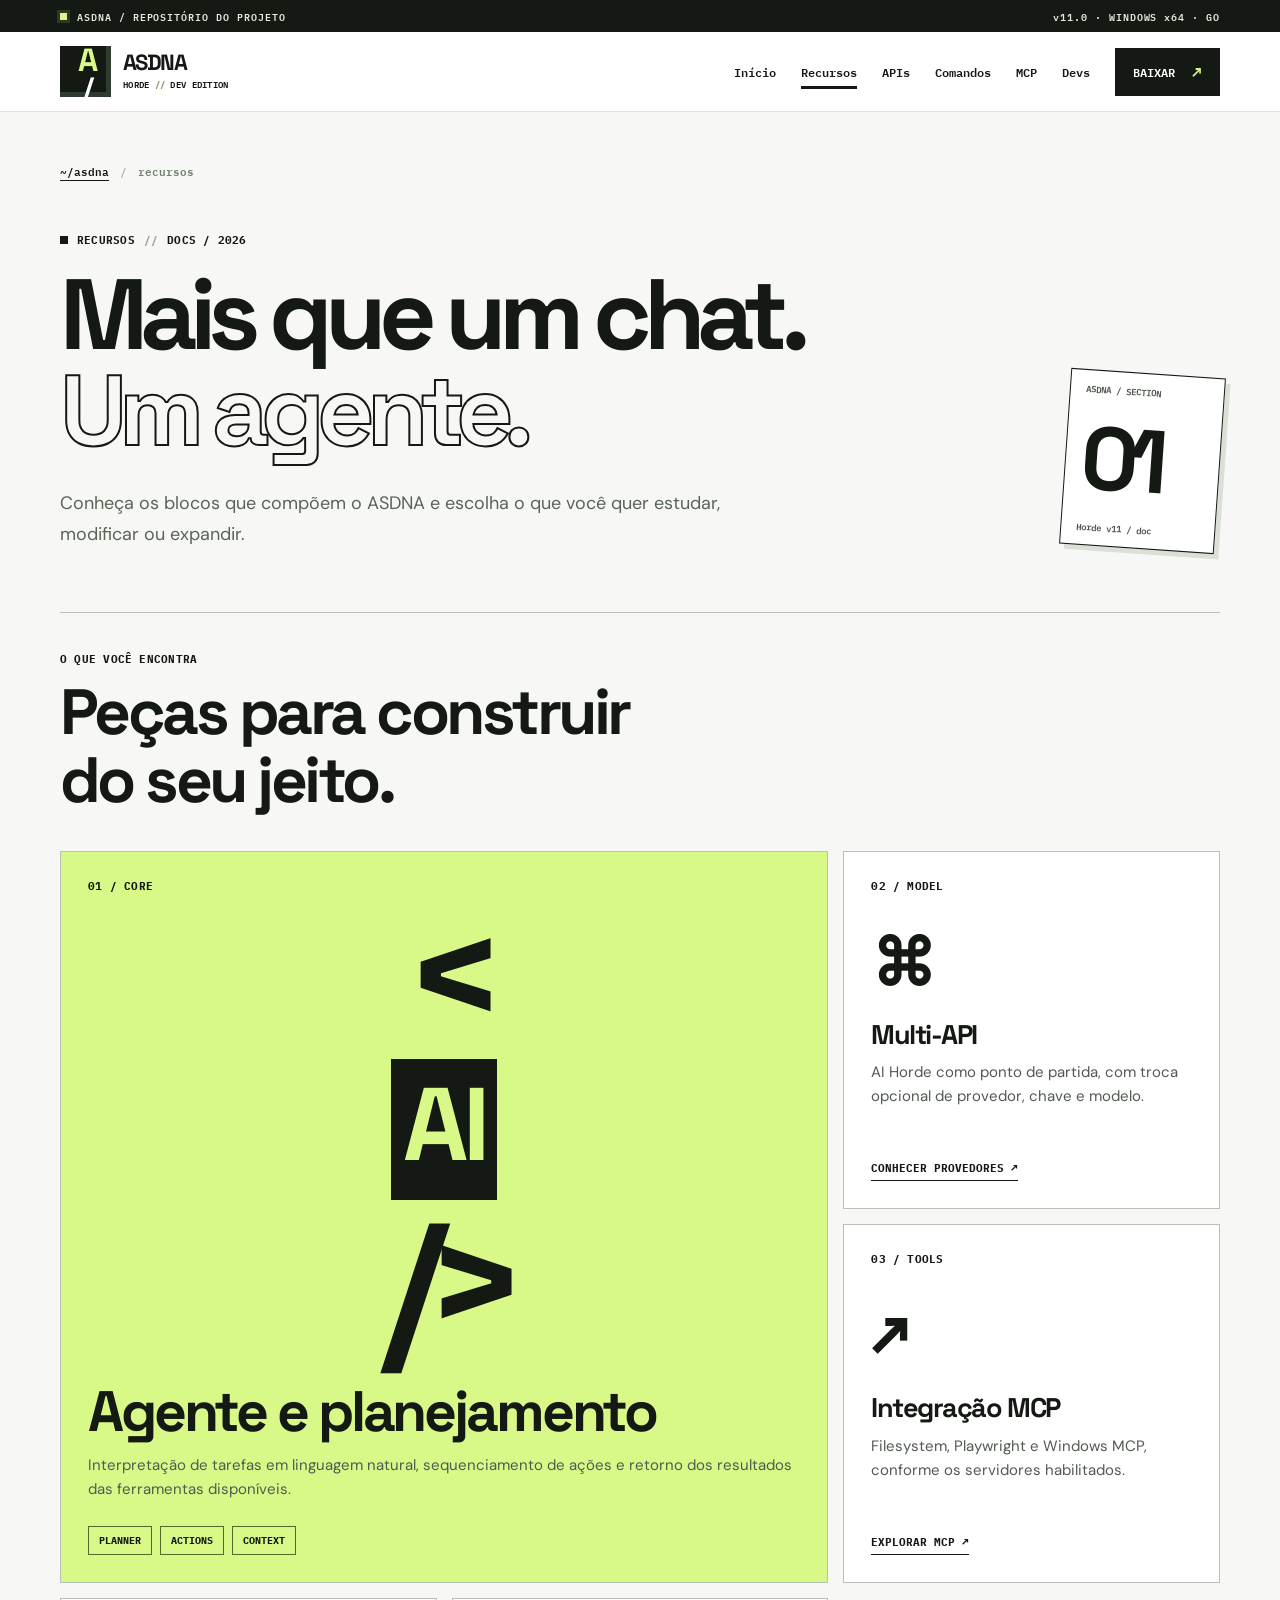
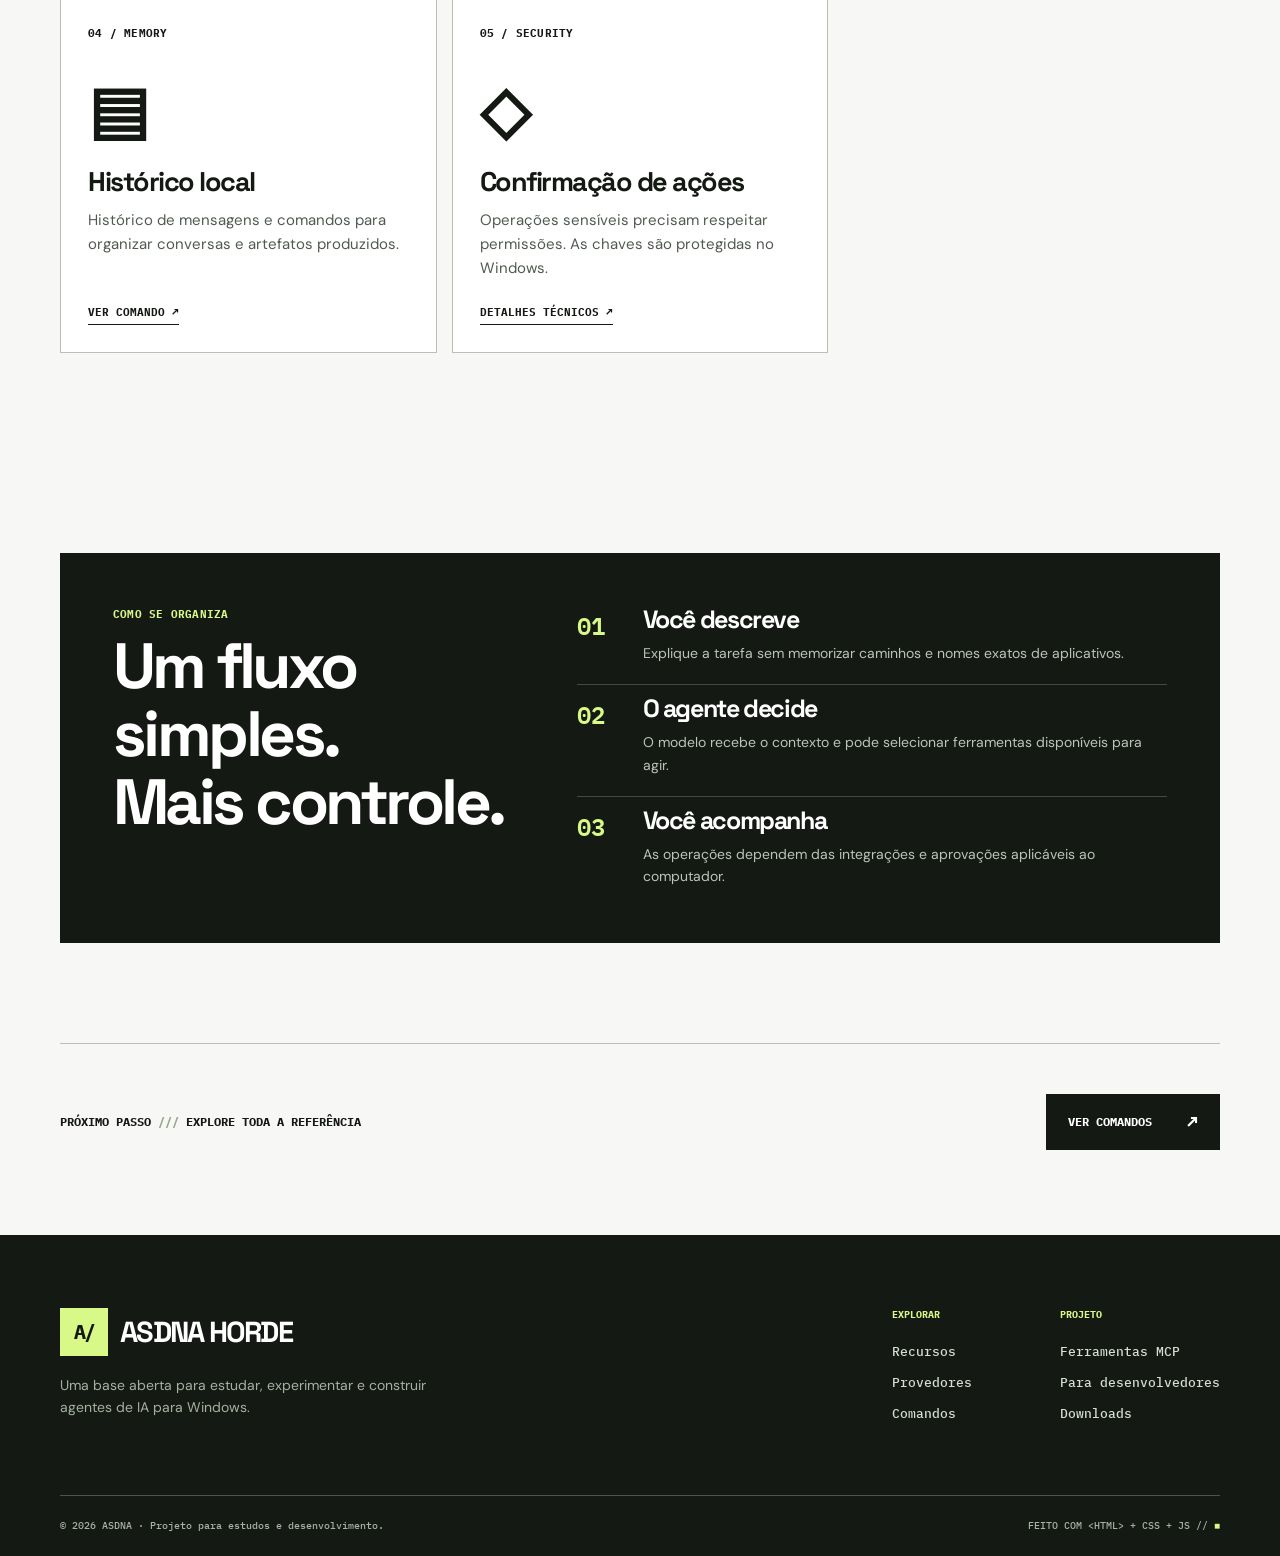
<file: recursos.html>
<!doctype html><html lang="pt-BR"><head><meta charset="utf-8"><meta name="viewport" content="width=device-width, initial-scale=1"><meta name="theme-color" content="#f7f8f5"><meta name="description" content="Recursos e arquitetura do agente ASDNA Horde: automação local, modelos, histórico e ferramentas MCP."><meta property="og:title" content="Recursos — ASDNA Horde"><meta property="og:description" content="Recursos e arquitetura do agente ASDNA Horde: automação local, modelos, histórico e ferramentas MCP."><title>Recursos · ASDNA Horde</title>
      <link rel="icon" type="image/svg+xml" href="favicon.svg"><link rel="preconnect" href="https://fonts.googleapis.com"><link rel="preconnect" href="https://fonts.gstatic.com" crossorigin><link href="https://fonts.googleapis.com/css2?family=DM+Sans:wght@400;500;600;700&family=IBM+Plex+Mono:wght@400;500;600;700&family=Space+Grotesk:wght@400;500;600;700&display=swap" rel="stylesheet"><link rel="stylesheet" href="style.css"><script defer src="script.js"></script></head><body data-page="recursos.html"><a class="skip-link" href="#conteudo">Pular para conteúdo</a>
  <div class="top-signal"><div class="shell top-signal-inner"><span><span class="signal-light"></span> ASDNA / REPOSITÓRIO DO PROJETO</span><span>v11.0 · WINDOWS x64 · GO</span></div></div>
  <header class="site-header"><div class="shell nav-shell">
    <a class="brand" href="index.html" aria-label="ASDNA Horde, voltar ao início"><span class="brand-pixel" aria-hidden="true">A<span>/</span></span><span class="brand-words">ASDNA<span class="brand-sub">HORDE <b>//</b> DEV EDITION</span></span></a>
    <button id="mobile-toggle" class="mobile-toggle" type="button" aria-controls="nav-links" aria-expanded="false" aria-label="Abrir menu">☰</button>
    <nav class="nav-links" id="nav-links" aria-label="Navegação principal"><a href="index.html" >Início</a><a href="recursos.html" aria-current="page">Recursos</a><a href="provedores.html" >APIs</a><a href="comandos.html" >Comandos</a><a href="mcp.html" >MCP</a><a href="desenvolvedores.html" >Devs</a><a class="nav-download" href="downloads.html">BAIXAR <span aria-hidden="true">↗</span></a></nav>
  </div></header><main id="conteudo"><section class="page-hero shell"><div class="breadcrumb"><a href="index.html">~/asdna</a><span>/</span><span>recursos</span></div><div class="page-hero-row"><div><p class="eyebrow"><span class="eyebrow-square"></span> RECURSOS <span class="sep">//</span> DOCS / 2026</p><h1>Mais que um chat.<br><span class="outline-title">Um agente.</span></h1><p class="page-lede">Conheça os blocos que compõem o ASDNA e escolha o que você quer estudar, modificar ou expandir.</p></div><div class="issue-stamp"><span>ASDNA / SECTION</span><strong>01</strong><small>Horde v11 / doc</small></div></div></section>
<section class="section shell compact-section"><div class="section-heading"><p class="eyebrow">O QUE VOCÊ ENCONTRA</p><h2>Peças para construir<br>do seu jeito.</h2></div><div class="resource-grid">
<article class="resource-card large-resource"><span class="card-index">01 / CORE</span><div class="resource-art" aria-hidden="true">&lt; <span>AI</span> /&gt;</div><h3>Agente e planejamento</h3><p>Interpretação de tarefas em linguagem natural, sequenciamento de ações e retorno dos resultados das ferramentas disponíveis.</p><div class="resource-tags"><span>PLANNER</span><span>ACTIONS</span><span>CONTEXT</span></div></article>
<article class="resource-card"><span class="card-index">02 / MODEL</span><div class="resource-small-icon">⌘</div><h3>Multi-API</h3><p>AI Horde como ponto de partida, com troca opcional de provedor, chave e modelo.</p><a href="provedores.html">CONHECER PROVEDORES ↗</a></article>
<article class="resource-card"><span class="card-index">03 / TOOLS</span><div class="resource-small-icon">↗</div><h3>Integração MCP</h3><p>Filesystem, Playwright e Windows MCP, conforme os servidores habilitados.</p><a href="mcp.html">EXPLORAR MCP ↗</a></article>
<article class="resource-card"><span class="card-index">04 / MEMORY</span><div class="resource-small-icon">▤</div><h3>Histórico local</h3><p>Histórico de mensagens e comandos para organizar conversas e artefatos produzidos.</p><a href="comandos.html?q=%2Fhistorico">VER COMANDO ↗</a></article>
<article class="resource-card"><span class="card-index">05 / SECURITY</span><div class="resource-small-icon">◇</div><h3>Confirmação de ações</h3><p>Operações sensíveis precisam respeitar permissões. As chaves são protegidas no Windows.</p><a href="desenvolvedores.html">DETALHES TÉCNICOS ↗</a></article>
</div></section>
<section class="section shell"><div class="process-box"><div><p class="eyebrow">COMO SE ORGANIZA</p><h2>Um fluxo simples.<br>Mais controle.</h2></div><div class="steps"><div><span>01</span><h3>Você descreve</h3><p>Explique a tarefa sem memorizar caminhos e nomes exatos de aplicativos.</p></div><div><span>02</span><h3>O agente decide</h3><p>O modelo recebe o contexto e pode selecionar ferramentas disponíveis para agir.</p></div><div><span>03</span><h3>Você acompanha</h3><p>As operações dependem das integrações e aprovações aplicáveis ao computador.</p></div></div></div></section>
<section class="section shell inline-cta"><p>PRÓXIMO PASSO <span>///</span> EXPLORE TODA A REFERÊNCIA</p><a class="button button-dark" href="comandos.html">VER COMANDOS <span>↗</span></a></section>
</main><footer class="site-footer"><div class="shell footer-main"><div><a class="footer-logo" href="index.html"><span class="footer-emblem">A/</span> ASDNA HORDE</a><p>Uma base aberta para estudar, experimentar e construir agentes de IA para Windows.</p></div>
    <div class="footer-link-groups"><div><b>EXPLORAR</b><a href="recursos.html">Recursos</a><a href="provedores.html">Provedores</a><a href="comandos.html">Comandos</a></div><div><b>PROJETO</b><a href="mcp.html">Ferramentas MCP</a><a href="desenvolvedores.html">Para desenvolvedores</a><a href="downloads.html">Downloads</a></div></div></div>
    <div class="shell footer-bottom"><span>© <span id="year">2026</span> ASDNA · Projeto para estudos e desenvolvimento.</span><span>FEITO COM &lt;HTML&gt; + CSS + JS // <span class="footer-dot">■</span></span></div></footer><div class="toast" id="toast" role="status" aria-live="polite"></div></body></html>
</file>
<file: style.css>
/* ========================================================
   ASDNA HORDE · WHITE / TERMINAL EDITION
   Todo o design está neste arquivo. Sem framework CSS.
   Edite as variáveis abaixo para trocar o tema inteiro.
   ======================================================== */

:root {
  --bg: #f7f8f5;
  --paper: #fff;
  --paper-soft: #f1f3ef;
  --ink: #151914;
  --ink-2: #303831;
  --muted: #676e66;
  --line: #dfe3dc;
  --line-strong: #b9c0b6;
  --accent: #d8f987;
  --accent-ink: #536e16;
  --terminal: #121611;
  --terminal-2: #191f17;
  --terminal-text: #f0f4ed;
  --mono: 'IBM Plex Mono', Consolas, 'Courier New', monospace;
  --display: 'Space Grotesk', 'Arial Black', Arial, sans-serif;
  --body: 'DM Sans', Arial, sans-serif;
  --radius: 3px;
  --shadow: 7px 7px 0 rgba(15,20,15,.06);
}

* {box-sizing:border-box}
html {scroll-behavior:smooth}
body {margin:0;background:var(--bg);color:var(--ink);font:16px/1.6 var(--body);-webkit-font-smoothing:antialiased}
::selection {background:#d6fb87;color:var(--ink)}
button,input {font:inherit}
a {color:inherit;text-decoration:none}
button {cursor:pointer}
button,input {accent-color:var(--ink)}
button:focus-visible, input:focus-visible, a:focus-visible, summary:focus-visible {outline:3px solid #5a8332;outline-offset:3px}
[hidden] {display:none!important}
.shell {width:min(1160px,calc(100% - 64px));margin-inline:auto}
.sr-only {position:absolute;width:1px;height:1px;padding:0;margin:-1px;overflow:hidden;clip:rect(0,0,0,0);white-space:nowrap;border:0}
.skip-link {position:fixed;top:-100px;left:15px;z-index:400;background:var(--accent);padding:12px;color:var(--ink)}
.skip-link:focus {top:15px}

/* HEADER */
.top-signal {height:32px;background:var(--ink);color:#e5e8e0;font:600 10px/1 var(--mono);letter-spacing:.095em}
.top-signal-inner {height:100%;display:flex;justify-content:space-between;align-items:center;gap:16px}
.top-signal-inner > span {display:flex;align-items:center;gap:10px}
.signal-light {display:inline-block;width:7px;height:7px;background:var(--accent);box-shadow:0 0 0 3px #d8f98721}
.site-header {position:sticky;top:0;z-index:80;background:#fffffff2;backdrop-filter:blur(18px);border-bottom:1px solid var(--line)}
.nav-shell {height:79px;display:flex;align-items:center;justify-content:space-between;gap:25px}
.brand {display:inline-flex;align-items:center;gap:12px;flex-shrink:0}
.brand-pixel {background:var(--ink);color:var(--accent);display:grid;place-items:center;font:700 32px/.9 var(--display);width:51px;height:51px;letter-spacing:-5px;box-shadow:inset -5px -5px 0 #303b2f}
.brand-pixel span {font-size:28px;color:#fff}
.brand-words {font:700 22px/1 var(--display);letter-spacing:-.07em}
.brand-sub {display:block;font:600 9px/1.4 var(--mono);letter-spacing:.03em;margin-top:5px}
.brand-sub b {color:#819b59}
.nav-links {display:flex;align-items:center;gap:25px}
.nav-links a {font:600 12px/1 var(--mono);transition:color .2s}
.nav-links a:not(.nav-download):hover {color:#708b32}
.nav-links a[aria-current="page"]:not(.nav-download) {text-decoration:underline;text-decoration-thickness:3px;text-underline-offset:9px}
.nav-links .nav-download {background:var(--ink);padding:16px 18px;color:#fff;white-space:nowrap;display:inline-flex;gap:17px;align-items:center}
.nav-download span {color:var(--accent);font-size:16px}
.nav-download:hover {background:#394735}
.mobile-toggle {display:none;width:44px;height:44px;background:var(--ink);color:#fff;border:0;font:28px/1 var(--mono)}

/* COMMON TYPOGRAPHY */
.eyebrow {display:flex;align-items:center;gap:9px;font:700 11px/1.5 var(--mono);letter-spacing:.02em;text-transform:uppercase}
.eyebrow-square {width:8px;height:8px;background:var(--ink);display:inline-block;flex-shrink:0}
.sep {color:#9da596}
.section {padding-block:100px}
.section.compact-section {padding-top:38px}
h1,h2,h3,p {margin-top:0}
h1,h2,h3 {font-family:var(--display);line-height:1.06;letter-spacing:-.055em}
h2 {font-size:clamp(38px,5vw,66px);font-weight:700}
h3 {font-size:27px;font-weight:700}
em {font-style:normal;position:relative}
em:after {content:"";position:absolute;left:1px;right:1px;bottom:3px;background:var(--accent);height:10px;z-index:-1}
.section-heading {margin-bottom:36px}
.section-heading h2 {margin-bottom:20px}
.section-heading > p:last-child,.section-desc {max-width:620px;color:var(--muted)}
.split-heading {display:grid;grid-template-columns:1.12fr .7fr;gap:70px;align-items:end}
.split-heading > p {max-width:355px;color:var(--muted);margin:0 0 8px}
.outline-title {color:transparent;-webkit-text-stroke:2px var(--ink);paint-order:stroke fill}
.pixel-period {color:#93b64a}
.little-square {width:9px;height:9px;background:var(--accent-ink);display:inline-block;margin-right:3px}
.button {display:inline-flex;align-items:center;justify-content:space-between;gap:35px;min-height:56px;padding:16px 21px;font:700 12px/1 var(--mono);transition:transform .15s,background .15s,border-color .15s;text-transform:uppercase}
.button:hover {transform:translateY(-2px)}
.button span {font-size:18px}
.button-dark {color:#fff;background:var(--ink);border:1px solid var(--ink)}
.button-dark:hover {background:#394735}
.button-line {border:1px solid #aeb5aa;background:#fff}
.button-line:hover {border-color:var(--ink);background:var(--accent)}
.button-white {background:var(--accent);border:1px solid var(--accent);color:var(--ink)}
.button-white:hover {background:#fff;border-color:#fff}

/* HOME */
.home-hero {display:grid;grid-template-columns:1.05fr .95fr;align-items:center;gap:5.2%;padding-block:94px 104px;position:relative}
.home-hero:before {content:"";position:absolute;width:140px;height:124px;right:-20px;top:10px;background-image:radial-gradient(#9aa696 1px,transparent 1px);background-size:13px 13px;opacity:.3;pointer-events:none}
.hero-copy {position:relative;z-index:1}
.hero-copy h1 {font-size:clamp(51px,5.8vw,81px);line-height:.99;letter-spacing:-.083em;margin:22px 0 32px}
.highlight-title {display:inline;background:linear-gradient(transparent 73%,var(--accent) 73%,var(--accent) 99%,transparent 99%)}
.hero-summary {max-width:540px;color:#4c554a;font-size:18px;line-height:1.75;margin-bottom:31px}
.hero-summary strong {color:var(--ink)}
.hero-buttons {display:flex;gap:12px;flex-wrap:wrap}
.hero-footnote {display:flex;align-items:center;flex-wrap:wrap;gap:8px;margin-top:32px;color:#596558;font:600 10px/1.5 var(--mono)}
.separator-dot {font-size:18px;color:#b6beb3}
.hero-visual {background:var(--terminal);color:var(--terminal-text);height:462px;position:relative;box-shadow:13px 13px 0 #e4e8df;display:flex;flex-direction:column;border:1px solid #111;min-width:0}
.hero-visual .pixel-corner {position:absolute;width:34px;height:34px;background:var(--accent);z-index:3}
.corner-tl {top:-10px;left:-10px;clip-path:polygon(0 0,100% 0,100% 34%,32% 34%,32% 100%,0 100%)}
.corner-br {bottom:-10px;right:-10px;clip-path:polygon(0 67%,67% 67%,67% 0,100% 0,100% 100%,0 100%)}
.visual-top,.visual-bottom {display:flex;justify-content:space-between;gap:9px;align-items:center;padding:15px 20px;font:500 10px/1.4 var(--mono);letter-spacing:.05em;color:#b2bdae}
.visual-top {border-bottom:1px solid #3b4239}
.terminal-indicator {display:inline-block;width:8px;height:8px;background:var(--accent);margin-right:8px}
.mono-green {color:var(--accent)}
.terminal-screen {padding:23px 27px;flex:1;font:500 12px/1.95 var(--mono);letter-spacing:0;overflow:hidden}
.t-muted {color:#919f90}
.t-white {color:#fff}
.t-head {font:700 clamp(39px,4.1vw,60px)/1.1 var(--display);letter-spacing:-.09em;color:var(--accent);margin-top:20px;margin-bottom:16px}
.t-outline {color:transparent;-webkit-text-stroke:1px #e3edcf}
.terminal-rule {height:1px;background:#40483d;margin:16px 0 21px}
.terminal-gap {height:26px}
.prompt-symbol {color:var(--accent)}
.t-success {color:#d9f68f}
.typing-text {display:inline-block;max-width:0;white-space:nowrap;overflow:hidden;vertical-align:middle;animation:typing 2.2s steps(18,end) .65s forwards}
.terminal-caret {display:inline-block;width:8px;height:15px;background:var(--accent);vertical-align:-2px;animation:blink 1s steps(1) infinite}
@keyframes typing {to{max-width:18ch}}
@keyframes blink {0%,45%{opacity:1}46%,100%{opacity:0}}
.visual-bottom {border-top:1px solid #3b4239}
.pixel-spark {font-size:23px;color:var(--accent);line-height:.5}
.visual-note {position:absolute;right:5px;bottom:-31px;color:#798178;font:500 9px var(--mono)}
.marquee-line {border-block:1px solid var(--line-strong);background:#fff}
.marquee-items {display:flex;align-items:center;justify-content:space-between;gap:15px;min-height:79px;font:700 11px/1.5 var(--mono);color:#495147;letter-spacing:.025em}
.marquee-items span:nth-child(even) {color:#94a18a;font-size:20px}
.home-feature-grid {display:grid;grid-template-columns:1.16fr 1fr 1fr;gap:16px}
.home-feature-grid > a {position:relative;min-height:345px;border:1px solid var(--line-strong);padding:26px;display:flex;flex-direction:column;background:#fff;transition:transform .16s,box-shadow .16s}
.home-feature-grid > a:hover {transform:translateY(-5px);box-shadow:var(--shadow)}
.home-feature-grid .big-feature {background:var(--accent)}
.feature-top {display:flex;justify-content:space-between;align-items:center;gap:10px;font:700 11px/1 var(--mono)}
.feature-arrow {font-size:23px}
.home-feature-grid h3 {font-size:32px;margin:auto 0 10px}
.home-feature-grid p {margin:0;color:#455040;max-width:310px}
.feature-graphic {display:flex;gap:8px;align-items:center;justify-content:center;margin:50px auto 38px}
.feature-graphic .node {border:2px solid var(--ink);padding:10px 7px;font:700 9px var(--mono);background:var(--accent)}
.feature-graphic .node-b {background:var(--ink);color:var(--accent);padding-block:15px}
.feature-graphic i {display:block;width:12px;height:2px;background:var(--ink)}
.feature-symbol {font:700 50px var(--mono);letter-spacing:-.14em;margin:48px 0 36px}
.small-feature:nth-child(3) {background:var(--paper-soft)}
.teaser-console {background:#fff;border:1px solid var(--line-strong)}
.teaser-console-head {display:flex;align-items:center;justify-content:space-between;padding:23px 25px;background:var(--ink);color:#fff;font:700 12px var(--mono)}
.teaser-console-head a {color:var(--accent);white-space:nowrap}
.small-muted {font-weight:400;color:#a7b1a6}
.teaser-rows a {display:grid;grid-template-columns:1fr 1fr 24px;gap:20px;align-items:center;border-bottom:1px solid var(--line);padding:23px 27px;transition:background .15s}
.teaser-rows a:last-child {border-bottom:0}
.teaser-rows a:hover {background:#eef6e2}
.teaser-rows code {font:600 13px var(--mono);overflow-wrap:anywhere}
.teaser-rows code b {color:#879286;margin-right:18px}
.teaser-rows a > span:nth-child(2) {color:#64705e;font-size:14px}
.teaser-rows a > span:last-child {font-size:24px;text-align:right}
.cta-banner {min-height:309px;padding:52px 59px;background:var(--ink);color:#fff;display:flex;align-items:flex-end;gap:25px;justify-content:space-between;position:relative;overflow:hidden}
.cta-banner h2 {margin:15px 0;font-size:clamp(43px,4.8vw,66px)}
.cta-banner p:not(.eyebrow) {color:#bbc4b9;margin-bottom:0}
.cta-banner .eyebrow {color:var(--accent)}
.cta-banner .button {align-self:flex-end;white-space:nowrap;position:relative;z-index:1}
.cta-decoration {position:absolute;right:28px;top:-43px;font:200px/.67 var(--mono);color:#ffffff0a;transform:rotate(-16deg);pointer-events:none}

/* INTERIOR PAGE HERO */
.page-hero {padding:49px 0 63px;border-bottom:1px solid var(--line-strong)}
.breadcrumb {display:flex;gap:11px;align-items:center;font:600 11px var(--mono);color:#70806e;margin-bottom:52px}
.breadcrumb a {color:var(--ink);text-decoration:underline;text-underline-offset:4px}
.breadcrumb > span:nth-child(2) {color:#b2b8ae}
.page-hero-row {display:flex;justify-content:space-between;align-items:end;gap:30px}
.page-hero h1 {font-size:clamp(63px,7.8vw,112px);line-height:.97;letter-spacing:-.082em;margin:18px 0 28px}
.page-lede {max-width:670px;color:#586457;font-size:18px;line-height:1.7;margin-bottom:0}
.issue-stamp {width:155px;height:176px;flex-shrink:0;border:1px solid var(--ink);padding:10px 15px;display:flex;flex-direction:column;justify-content:space-between;transform:rotate(4deg);background:#fff;box-shadow:5px 5px 0 #dbe0d6}
.issue-stamp span,.issue-stamp small {font:600 9px var(--mono);color:#4d594b}
.issue-stamp strong {font:700 89px/.9 var(--display);letter-spacing:-.12em}

/* RESOURCE PAGE */
.resource-grid {display:grid;grid-template-columns:repeat(3,1fr);gap:15px}
.resource-card {background:var(--paper);min-height:322px;border:1px solid var(--line-strong);padding:27px;display:flex;flex-direction:column}
.resource-card.large-resource {grid-column:span 2;grid-row:span 2;background:var(--accent);min-height:640px}
.card-index,.download-number {font:700 11px var(--mono);letter-spacing:.02em}
.resource-art {display:grid;place-items:center;margin:auto;font:700 clamp(100px,13vw,185px)/1 var(--display);letter-spacing:-.14em}
.resource-art span {background:var(--ink);color:var(--accent);padding:14px 12px 24px;font-size:.62em;letter-spacing:-.05em}
.resource-card.large-resource h3 {font-size:clamp(35px,4.5vw,57px)}
.resource-card h3 {margin:15px 0 11px}
.resource-card p {color:#515a50;font-size:15px;margin-bottom:25px}
.resource-card:not(.large-resource) p {max-width:330px}
.resource-card > a {font:700 11px var(--mono);margin-top:auto;align-self:flex-start;border-bottom:1px solid currentColor;padding-bottom:5px}
.resource-small-icon {font:700 65px/1 var(--mono);margin:36px 0 12px}
.resource-tags {display:flex;flex-wrap:wrap;gap:8px}
.resource-tags span {border:1px solid #536a2c;padding:7px 10px;font:700 10px var(--mono)}
.process-box {display:grid;grid-template-columns:.8fr 1.2fr;gap:70px;background:var(--ink);color:#fff;padding:53px}
.process-box .eyebrow {color:var(--accent)}
.steps {display:grid;gap:10px}
.steps > div {display:grid;grid-template-columns:50px 1fr;gap:0 16px;padding-bottom:18px;border-bottom:1px solid #424a41}
.steps > div:last-child {border-bottom:0;padding-bottom:0}
.steps span {grid-row:span 2;font:600 24px var(--mono);color:var(--accent)}
.steps h3 {font-size:25px;margin:0 0 8px}
.steps p {font-size:14px;color:#bac5b8;margin:0}
.inline-cta {display:flex;align-items:center;justify-content:space-between;gap:20px;border-top:1px solid var(--line-strong);padding-block:50px}
.inline-cta p {font:700 12px var(--mono);margin:0}
.inline-cta p span {color:#93a88a}

/* PROVIDERS PAGE */
.provider-highlight {display:flex;gap:36px;justify-content:space-between;align-items:center;padding:55px 56px;background:var(--accent);position:relative;overflow:hidden}
.provider-highlight:after {content:"";position:absolute;right:20%;top:-38px;width:170px;height:170px;border:2px dashed #8fad57;transform:rotate(14deg);opacity:.4}
.provider-highlight > div {position:relative;z-index:1}
.provider-highlight > div:first-child {max-width:530px}
.provider-highlight h2 {font-size:clamp(49px,5vw,74px);margin:20px 0}
.provider-highlight p {font-size:16px;color:#3f4a35}
.pill-row {display:flex;gap:8px;flex-wrap:wrap;margin-top:26px}
.pill-row span {font:700 10px var(--mono);padding:9px 12px;border:1px solid #839b5b}
.provider-code {width:305px;min-height:179px;background:var(--ink);color:#cfe0cb;padding:20px 22px;display:flex;flex-direction:column;gap:11px;box-shadow:9px 9px 0 #9bc75a}
.provider-code > span,.provider-code small {font:600 10px var(--mono);color:#94a58e}
.provider-code code {font:600 13px var(--mono);color:var(--accent)}
.provider-list {display:grid;grid-template-columns:repeat(3,1fr);gap:13px}
.provider-tile {display:flex;flex-direction:column;min-height:279px;padding:25px;border:1px solid var(--line-strong);background:var(--paper);transition:transform .15s,box-shadow .15s}
.provider-tile:hover {transform:translateY(-3px);box-shadow:var(--shadow)}
.provider-tile-head {display:flex;justify-content:space-between;align-items:flex-start;gap:10px}
.letter-box {height:45px;width:45px;background:var(--ink);color:var(--accent);display:grid;place-items:center;font:700 20px var(--mono)}
.tiny-tag {font:700 9px var(--mono);border:1px solid var(--line-strong);padding:6px 8px}
.provider-tile h3 {font-size:27px;margin:21px 0 8px}
.provider-tile p {font-size:14px;line-height:1.6;color:var(--muted);margin:0 0 17px}
.provider-tile code {align-self:start;margin-top:auto;font:600 11px var(--mono);background:var(--paper-soft);border:1px solid var(--line);padding:7px 9px}
.micro-disclaimer {font-size:12px;color:var(--muted);margin-top:18px}
.howto-panel {display:grid;grid-template-columns:1fr 1.15fr;gap:50px;align-items:center;border:1px solid var(--line-strong);padding:46px;background:var(--paper)}
.howto-panel h2 {font-size:clamp(37px,4.2vw,57px)}
.howto-panel p:not(.eyebrow) {color:var(--muted);max-width:430px}
.code-sheet {background:var(--terminal);color:#fff;overflow:hidden}
.code-sheet-top {display:flex;justify-content:space-between;gap:10px;align-items:center;background:#222a20;border-bottom:1px solid #465040;padding:16px 20px;color:#bac6b4;font:700 11px var(--mono)}
.code-sheet-top button {color:var(--accent)!important;border:0;background:none;padding:4px;font:700 10px var(--mono)}
.code-sheet pre {margin:0;overflow-x:auto;padding:29px 25px;font:500 14px/2.2 var(--mono)}
.code-sheet pre span {color:var(--accent)}

/* COMMANDS PAGE */
.command-intro h2 {font-size:44px;margin-bottom:32px}
.command-toolbar {background:var(--paper);border:1px solid var(--line-strong);padding:18px;position:relative}
.command-search {display:flex;align-items:center;gap:12px;background:#f2f4f0;border:1px solid #bbc5b8;padding:0 16px;min-height:62px}
.command-search > span:first-child {font-size:32px;line-height:1}
.command-search input {background:transparent;border:0;outline:0;flex:1;min-width:0;color:var(--ink);font-size:16px}
.command-search input:focus {outline:0}
.command-search:focus-within {outline:2px solid var(--ink)}
.command-search input::placeholder {color:#848f81}
.command-search kbd {background:var(--paper);border:1px solid var(--line);padding:2px 7px;color:var(--muted);font:600 11px var(--mono)}
.command-filters {display:flex;flex-wrap:wrap;gap:8px;margin-top:17px}
.filter-chip {border:1px solid var(--line-strong);background:#fff;color:var(--ink);padding:9px 14px;font:700 11px var(--mono);transition:background .15s}
.filter-chip:hover {background:var(--accent)}
.filter-chip.active {background:var(--ink);border-color:var(--ink);color:#fff}
.command-results {display:flex;justify-content:space-between;align-items:center;gap:15px;margin-top:18px;padding:13px 3px 0;border-top:1px dashed var(--line);font:600 11px var(--mono);color:var(--muted)}
.clear-filter {background:none;border:0;color:var(--ink);font:700 10px var(--mono);text-decoration:underline;text-underline-offset:4px}
.command-groups {display:grid;gap:36px;margin-top:38px}
.command-group {scroll-margin-top:116px}
.group-heading {display:flex;justify-content:space-between;align-items:center;gap:15px;margin-bottom:0;padding:19px 22px;border:1px solid var(--ink);background:var(--ink);color:#fff}
.group-heading > div {display:flex;align-items:center;gap:18px}
.group-n {font:700 12px var(--mono);color:var(--accent)}
.group-heading h2 {font-size:23px;margin:0;letter-spacing:-.04em}
.group-symbol {font:700 24px var(--mono);color:var(--accent)}
.command-table {border-left:1px solid var(--line-strong);border-right:1px solid var(--line-strong);border-bottom:1px solid var(--line-strong);background:#fff}
.command-row {display:grid;grid-template-columns:minmax(185px,32%) 1fr 96px;gap:17px;align-items:center;min-height:74px;padding:17px 21px;border-bottom:1px solid var(--line);transition:background .12s}
.command-row:last-child {border-bottom:none}
.command-row:hover {background:#f4f9ea}
.command-row code {font:700 12px/1.55 var(--mono);overflow-wrap:anywhere}
.command-row p {font-size:13px;line-height:1.5;color:#626b60;margin:0}
.cmd-copy {justify-self:end;background:transparent;color:#435b2c;border:1px solid #c7d0c4;padding:9px 11px;white-space:nowrap;font:700 10px var(--mono);transition:background .12s}
.cmd-copy:hover {background:var(--accent);border-color:var(--accent)}
.cmd-copy span {margin-left:2px}
.no-results {margin-top:20px;border:1px dashed var(--line-strong);background:#fff;padding:40px;text-align:center;color:var(--muted)}
.notice {display:flex;align-items:start;gap:16px;margin-top:32px;padding:23px;background:#ecf4e4;border-left:4px solid #93ba5c}
.notice > span {display:grid;place-items:center;flex-shrink:0;width:25px;height:25px;background:#bfdc9c;font:700 17px var(--mono)}
.notice p {margin:0;font-size:13px;color:#52644b}
.notice code {font:600 12px var(--mono);color:var(--ink)}

/* MCP */
.mcp-cards {display:grid;grid-template-columns:repeat(3,1fr);gap:16px}
.mcp-card {background:#fff;border:1px solid var(--line-strong);min-height:356px;padding:27px;display:flex;flex-direction:column}
.mcp-card:nth-child(2) {background:var(--paper-soft)}
.mcp-card-top {display:flex;justify-content:space-between;align-items:center;font:700 11px var(--mono)}
.mcp-card-top span:last-child {font-size:36px}
.mcp-card h3 {font-size:36px;margin:37px 0 12px}
.mcp-card p {color:var(--muted);font-size:15px}
.mcp-card-bottom {margin-top:auto;display:flex;align-items:center;justify-content:space-between;gap:8px;border-top:1px solid var(--line);padding-top:15px}
.mcp-card-bottom code {font:600 10px/1.5 var(--mono);overflow-wrap:anywhere}
.mcp-card-bottom button {flex-shrink:0;border:1px solid var(--line);background:#fff;padding:8px 10px}
.security-note {display:flex;align-items:start;gap:24px;padding:32px;border:1px solid var(--line-strong);background:#fff}
.security-note>span {font:700 33px/1 var(--mono);display:grid;place-items:center;width:48px;height:48px;flex-shrink:0;border:2px solid var(--ink)}
.security-note h3 {font-size:29px;margin-bottom:11px}
.security-note p {margin:0;color:var(--muted)}

/* DOWNLOADS */
.download-layout {display:grid;grid-template-columns:1.04fr .96fr;gap:16px;align-items:stretch}
.primary-download {min-height:481px;padding:38px 42px;background:var(--ink);color:#fff;display:flex;flex-direction:column}
.download-card-top {display:flex;justify-content:space-between;align-items:start;font:700 11px var(--mono);color:var(--accent)}
.box-pixel {font:55px/.9 var(--mono);color:#a1ce61}
.primary-download h2 {font-size:clamp(43px,4.5vw,65px);margin:62px 0 15px}
.primary-download h2 span {color:#c5d0bf}
.primary-download p {color:#c3cfc0;max-width:470px}
.download-meta {display:flex;flex-wrap:wrap;gap:7px;margin:20px 0 32px}
.download-meta span {border:1px solid #556050;padding:6px 8px;font:700 10px var(--mono)}
.primary-download .button {margin-top:auto;width:100%}
.secondary-downloads {display:grid;gap:16px}
.download-small {background:#fff;border:1px solid var(--line-strong);padding:32px;min-height:232px;display:flex;flex-direction:column}
.download-small h3 {font-size:34px;margin:24px 0 9px}
.download-small p {font-size:14px;color:var(--muted);margin:0}
.download-small-foot {display:flex;justify-content:space-between;align-items:center;gap:12px;margin-top:auto;padding-top:19px;font:700 10px var(--mono)}
.download-small-foot a {text-decoration:underline;text-underline-offset:4px;white-space:nowrap}
.hash-list {border:1px solid var(--line-strong);background:#fff}
.hash-item {display:grid;grid-template-columns:115px 1fr 78px;gap:18px;align-items:center;padding:21px;border-bottom:1px solid var(--line)}
.hash-item:last-child {border-bottom:0}
.hash-item span {font:700 10px var(--mono)}
.hash-item code {font:500 11px/1.7 var(--mono);overflow-wrap:anywhere;color:#4f5c4d}
.hash-item button {border:1px solid var(--line-strong);padding:9px 10px;background:#fff;font:700 10px var(--mono)}
.hash-item button:hover {background:var(--accent)}

/* DEVELOPERS */
.dev-two {display:grid;grid-template-columns:1fr 1.1fr;gap:60px;align-items:center}
.dev-two > div:first-child > p:not(.eyebrow) {color:var(--muted);max-width:435px}
.dev-two h2 {margin:18px 0 25px}
.text-link {display:inline-block;border-bottom:1px solid var(--ink);padding-bottom:4px;font:700 11px var(--mono);margin-top:20px}
.dev-command p {border-top:1px solid #3b473b;padding:16px 25px;margin:0;color:#b4c2b2;font-size:12px}
.dev-command p code {font:600 12px var(--mono);color:var(--accent)}
.repo-grid {display:grid;grid-template-columns:1.15fr .85fr;border:1px solid var(--line-strong)}
.repo-tree {background:var(--ink);color:#dbe7d7;padding:39px 36px;font:600 13px/1.9 var(--mono);overflow-wrap:anywhere}
.repo-tree > div {color:var(--accent);margin-bottom:13px}
.repo-tree p {margin:0;color:#a5b5a2}
.repo-tree b {color:#fff}
.repo-tree span {color:#9aaa97;font-weight:400;font-size:11px}
.repo-description {padding:40px;background:#fff;display:flex;flex-direction:column;justify-content:center}
.repo-description h3 {font-size:38px;margin:22px 0}
.repo-description p:not(.eyebrow) {color:var(--muted)}
.repo-description a {margin-top:20px;font:700 11px var(--mono);text-decoration:underline;text-underline-offset:4px;align-self:flex-start}
.license-panel {display:flex;gap:31px;align-items:start;padding:38px 41px;background:var(--accent)}
.license-mark {width:54px;height:54px;flex-shrink:0;border:3px solid var(--ink);font:700 39px/1 var(--mono);display:grid;place-items:center}
.license-panel h2 {font-size:43px;margin:12px 0 16px}
.license-panel p:not(.eyebrow) {color:#45543b;margin-bottom:0}
.faq-list {border-top:1px solid var(--line-strong)}
.faq-list details {border-bottom:1px solid var(--line-strong);padding:0 5px}
.faq-list summary {cursor:pointer;list-style:none;display:flex;justify-content:space-between;align-items:center;gap:24px;font:700 21px var(--display);padding:22px 0}
.faq-list summary::-webkit-details-marker {display:none}
.faq-list summary span {font:700 29px var(--mono);transition:transform .2s}
.faq-list details[open] summary span {transform:rotate(45deg)}
.faq-list details p {color:var(--muted);max-width:820px;margin:0 0 23px}

/* FOOTER */
.site-footer {background:var(--ink);color:#fff;margin-top:35px}
.footer-main {display:flex;justify-content:space-between;gap:30px;padding:73px 0}
.footer-logo {display:inline-flex;align-items:center;gap:12px;font:700 29px var(--display);letter-spacing:-.06em}
.footer-emblem {display:grid;place-items:center;width:48px;height:48px;background:var(--accent);color:var(--ink);font:700 20px var(--mono)}
.footer-main p {max-width:370px;color:#a5b1a0;font-size:14px;margin:18px 0 0}
.footer-link-groups {display:flex;gap:88px}
.footer-link-groups > div {display:flex;flex-direction:column;gap:14px}
.footer-link-groups b {color:var(--accent);font:700 10px var(--mono);margin-bottom:8px}
.footer-link-groups a {font:500 13px var(--mono);color:#d6dfd2}
.footer-link-groups a:hover {color:var(--accent)}
.footer-bottom {border-top:1px solid #4d544a;padding:21px 0;display:flex;justify-content:space-between;gap:18px;color:#a6b2a3;font:500 10px/1.8 var(--mono)}
.footer-dot {color:var(--accent)}
.toast {position:fixed;bottom:27px;right:25px;z-index:99;background:var(--ink);color:#fff;font:600 12px var(--mono);padding:13px 19px;pointer-events:none;transform:translateY(25px);opacity:0;transition:opacity .17s,transform .17s}
.toast.visible {transform:translateY(0);opacity:1}

/* RESPONSIVE */
@media(max-width:1100px) {
  .nav-links {gap:13px}
  .nav-links a {font-size:11px}
  .home-hero {gap:30px}
  .hero-copy h1 {font-size:clamp(49px,6vw,65px)}
  .resource-grid,.provider-list {grid-template-columns:repeat(2,1fr)}
  .resource-card.large-resource {grid-row:span 2}
  .mcp-cards {grid-template-columns:1fr 1fr}
  .mcp-card:last-child {grid-column:span 2;min-height:240px}
}
@media(max-width:840px) {
  .shell {width:min(100% - 36px,640px)}
  .nav-shell {height:70px}
  .brand-pixel {width:44px;height:44px}
  .mobile-toggle {display:block}
  .nav-links {display:none;position:absolute;top:70px;left:0;right:0;padding:18px;flex-direction:column;align-items:stretch;gap:0;border-bottom:2px solid var(--ink);background:#fff;box-shadow:0 17px 25px #00000011}
  .nav-links.is-open {display:flex}
  .nav-links a {font-size:13px;padding:14px 10px;border-bottom:1px solid var(--line)}
  .nav-links a[aria-current="page"] {text-decoration:none!important;background:var(--paper-soft)}
  .nav-links .nav-download {margin-top:10px;justify-content:space-between;padding:15px}
  .home-hero {grid-template-columns:1fr;gap:54px;padding-block:75px}
  .hero-copy h1 {font-size:clamp(54px,9.4vw,84px)}
  .hero-visual {max-width:640px}
  .marquee-items {flex-wrap:wrap;justify-content:center;gap:8px 16px;padding:18px 0}
  .section {padding-block:75px}
  .split-heading {grid-template-columns:1fr;gap:5px}
  .home-feature-grid {grid-template-columns:1fr 1fr}
  .home-feature-grid .big-feature {grid-column:span 2;min-height:300px}
  .home-feature-grid > a {min-height:310px}
  .feature-graphic {margin:25px auto}
  .cta-banner {flex-direction:column;align-items:start;padding:36px}
  .cta-banner .button {align-self:start}
  .page-hero {padding-block:35px 52px}
  .page-hero h1 {font-size:clamp(63px,9vw,85px)}
  .issue-stamp {width:98px;height:121px}
  .issue-stamp strong {font-size:60px}
  .issue-stamp span,.issue-stamp small {font-size:7px}
  .resource-grid,.provider-list {grid-template-columns:1fr 1fr}
  .resource-card.large-resource {grid-column:span 2;grid-row:span 1;min-height:460px}
  .resource-art {font-size:100px}
  .process-box {grid-template-columns:1fr;gap:20px}
  .howto-panel,.download-layout,.dev-two,.repo-grid {grid-template-columns:1fr;gap:20px}
  .primary-download {min-height:430px}
  .footer-main {flex-wrap:wrap;gap:40px}
  .footer-link-groups {gap:58px}
}
@media(max-width:560px) {
  .top-signal-inner > span:last-child {display:none}
  .home-hero:before {right:0}
  .hero-copy h1 {font-size:clamp(47px,12vw,66px)}
  .hero-summary {font-size:16px}
  .hero-buttons {display:grid;grid-template-columns:1fr}
  .hero-visual {height:429px}
  .terminal-screen {padding:15px 17px;font-size:11px}
  .t-head {font-size:45px}
  .hero-visual .visual-top,.hero-visual .visual-bottom {font-size:9px}
  .section {padding-block:60px}
  h2 {font-size:39px}
  .home-feature-grid,.resource-grid,.provider-list,.mcp-cards {grid-template-columns:1fr}
  .home-feature-grid .big-feature,.resource-card.large-resource,.mcp-card:last-child {grid-column:auto}
  .home-feature-grid .big-feature {min-height:300px}
  .resource-card.large-resource {min-height:440px}
  .teaser-console-head {padding:19px 15px}
  .teaser-rows a {grid-template-columns:1fr 25px;gap:4px;padding:20px 16px}
  .teaser-rows a > span:nth-child(2) {grid-row:2;grid-column:1}
  .teaser-rows a > span:last-child {grid-row:1/3;grid-column:2}
  .cta-banner h2 {font-size:43px}
  .page-hero-row {position:relative}
  .page-hero h1 {font-size:clamp(53px,13vw,75px)}
  .page-hero .page-lede {font-size:16px}
  .issue-stamp {display:none}
  .breadcrumb {margin-bottom:31px}
  .provider-highlight {padding:29px;flex-direction:column;align-items:stretch}
  .provider-code {width:100%}
  .process-box {padding:29px}
  .howto-panel {padding:25px}
  .command-toolbar {padding:13px}
  .command-search input {font-size:13px}
  .command-search kbd {display:none}
  .command-row {grid-template-columns:1fr 83px;gap:4px 6px;padding:16px}
  .command-row code {grid-column:1;grid-row:1}
  .command-row p {grid-column:1;grid-row:2;font-size:12px}
  .command-row .cmd-copy {grid-column:2;grid-row:1/3;align-self:center;padding:9px 6px;font-size:9px}
  .group-heading {padding:15px}
  .group-heading h2 {font-size:18px}
  .command-filters {gap:6px}
  .filter-chip {padding:8px 10px;font-size:10px}
  .command-results {align-items:start;flex-direction:column}
  .security-note,.license-panel {padding:25px;flex-direction:column}
  .primary-download {padding:27px;min-height:480px}
  .download-small {padding:24px}
  .download-small h3 {font-size:29px}
  .download-small-foot {flex-wrap:wrap}
  .hash-item {grid-template-columns:1fr 78px;gap:5px}
  .hash-item span {grid-column:1/3}
  .hash-item code {grid-column:1}
  .hash-item button {grid-column:2}
  .repo-tree {padding:24px;font-size:11px}
  .repo-tree span {display:block;margin-left:25px}
  .repo-description {padding:29px}
  .faq-list summary {font-size:17px}
  .footer-main {padding-block:47px}
  .footer-link-groups {width:100%;justify-content:space-between;gap:20px}
  .footer-bottom {flex-direction:column}
}
@media(prefers-reduced-motion:reduce) {
  html{scroll-behavior:auto}
  *,*::before,*::after {animation-duration:.01ms!important;transition-duration:.01ms!important}
  .typing-text{max-width:18ch}
}
</file>
